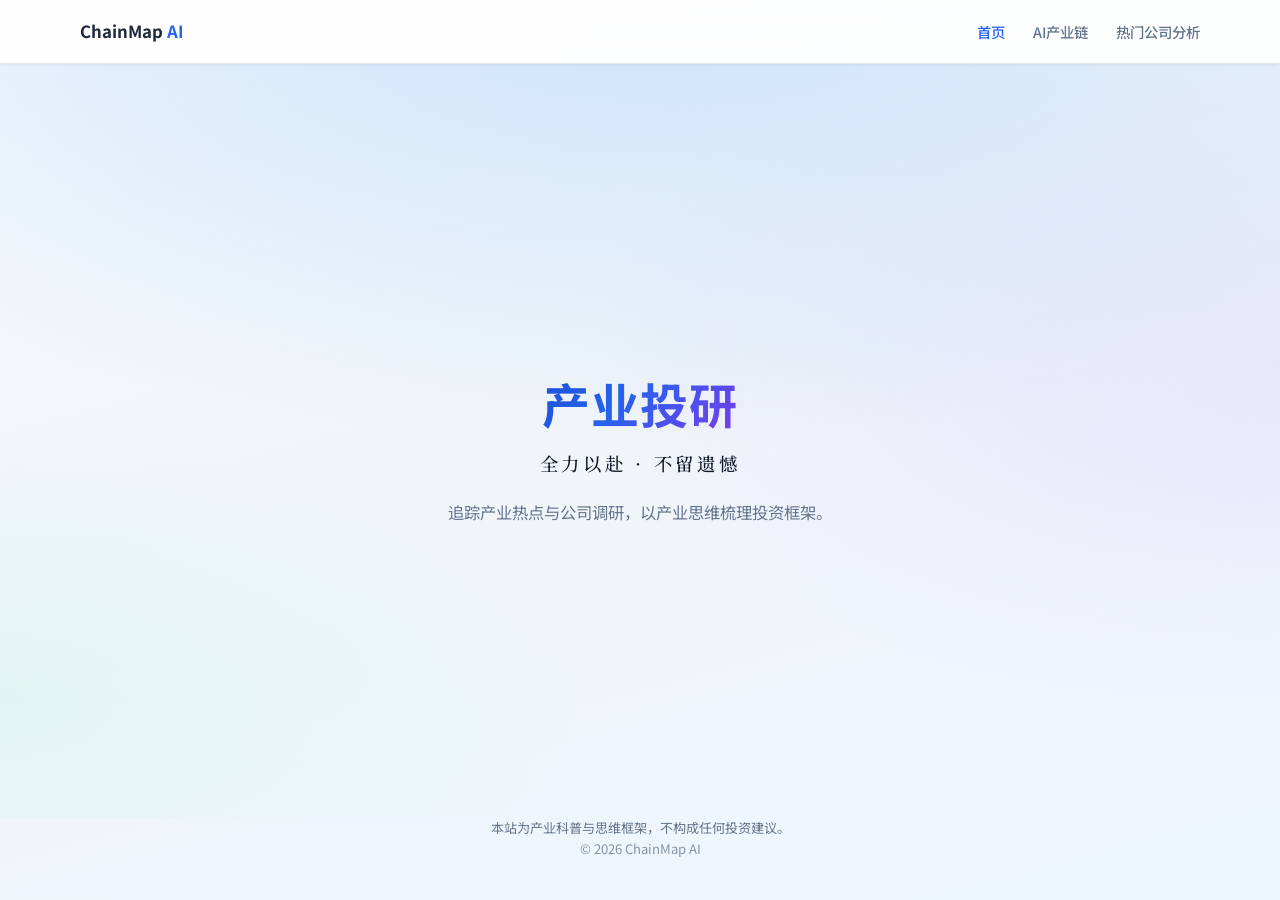
<file: index.html>
﻿<!DOCTYPE html>
<html lang="zh-CN">
<head>
  <meta charset="UTF-8" />
  <meta name="viewport" content="width=device-width, initial-scale=1.0" />
  <meta name="description" content="ChainMap AI：追踪产业热点与公司调研，以产业思维梳理投资框架。" />
  <link rel="canonical" href="https://chainmapai.com/" />
  <meta property="og:title" content="ChainMap AI · 产业投研" />
  <meta property="og:url" content="https://chainmapai.com/" />
  <meta property="og:description" content="产业科普 → 公司分析 → 思维框架" />
  <title>ChainMap AI · 产业投研</title>
  <link rel="preconnect" href="https://fonts.googleapis.com" />
  <link rel="preconnect" href="https://fonts.gstatic.com" crossorigin />
  <link href="https://fonts.googleapis.com/css2?family=Noto+Sans+SC:wght@400;500;600;700&family=Noto+Serif+SC:wght@500;600;700&family=JetBrains+Mono:wght@400;500&display=swap" rel="stylesheet" />
  <link rel="stylesheet" href="styles.css" />
</head>
<body class="page-home">
  <header class="site-header">
    <div class="header-inner">
      <a href="index.html" class="logo">ChainMap <span class="logo-accent">AI</span></a>
      <button type="button" class="nav-toggle" aria-label="打开菜单" aria-expanded="false"></button>
      <nav class="nav" id="site-nav">
        <a href="index.html" class="is-active">首页</a>
        <a href="hot-topics.html">AI产业链</a>
        <a href="companies.html">热门公司分析</a>
      </nav>
    </div>
  </header>

  <main class="page-enter">
    <section class="hero hero--landing" aria-label="站点理念">
      <div class="hero-bg" aria-hidden="true"></div>
      <div class="hero-content hero-content--home">
        <h1 class="hero-title"><span class="hero-title-accent">产业投研</span></h1>
        <p class="hero-motto" aria-label="全力以赴不留遗憾">全力以赴 · 不留遗憾</p>
        <p class="hero-lead hero-lead--tight">追踪产业热点与公司调研，以产业思维梳理投资框架。</p>
      </div>
    </section>
  </main>

  <footer class="site-footer site-footer--home">
    <div class="container footer-home">
      <p class="footer-home-note">本站为产业科普与思维框架，不构成任何投资建议。</p>
      <p class="footer-home-copy">© 2026 ChainMap AI</p>
    </div>
  </footer>

  <script src="script.js"></script>
</body>
</html>
</file>
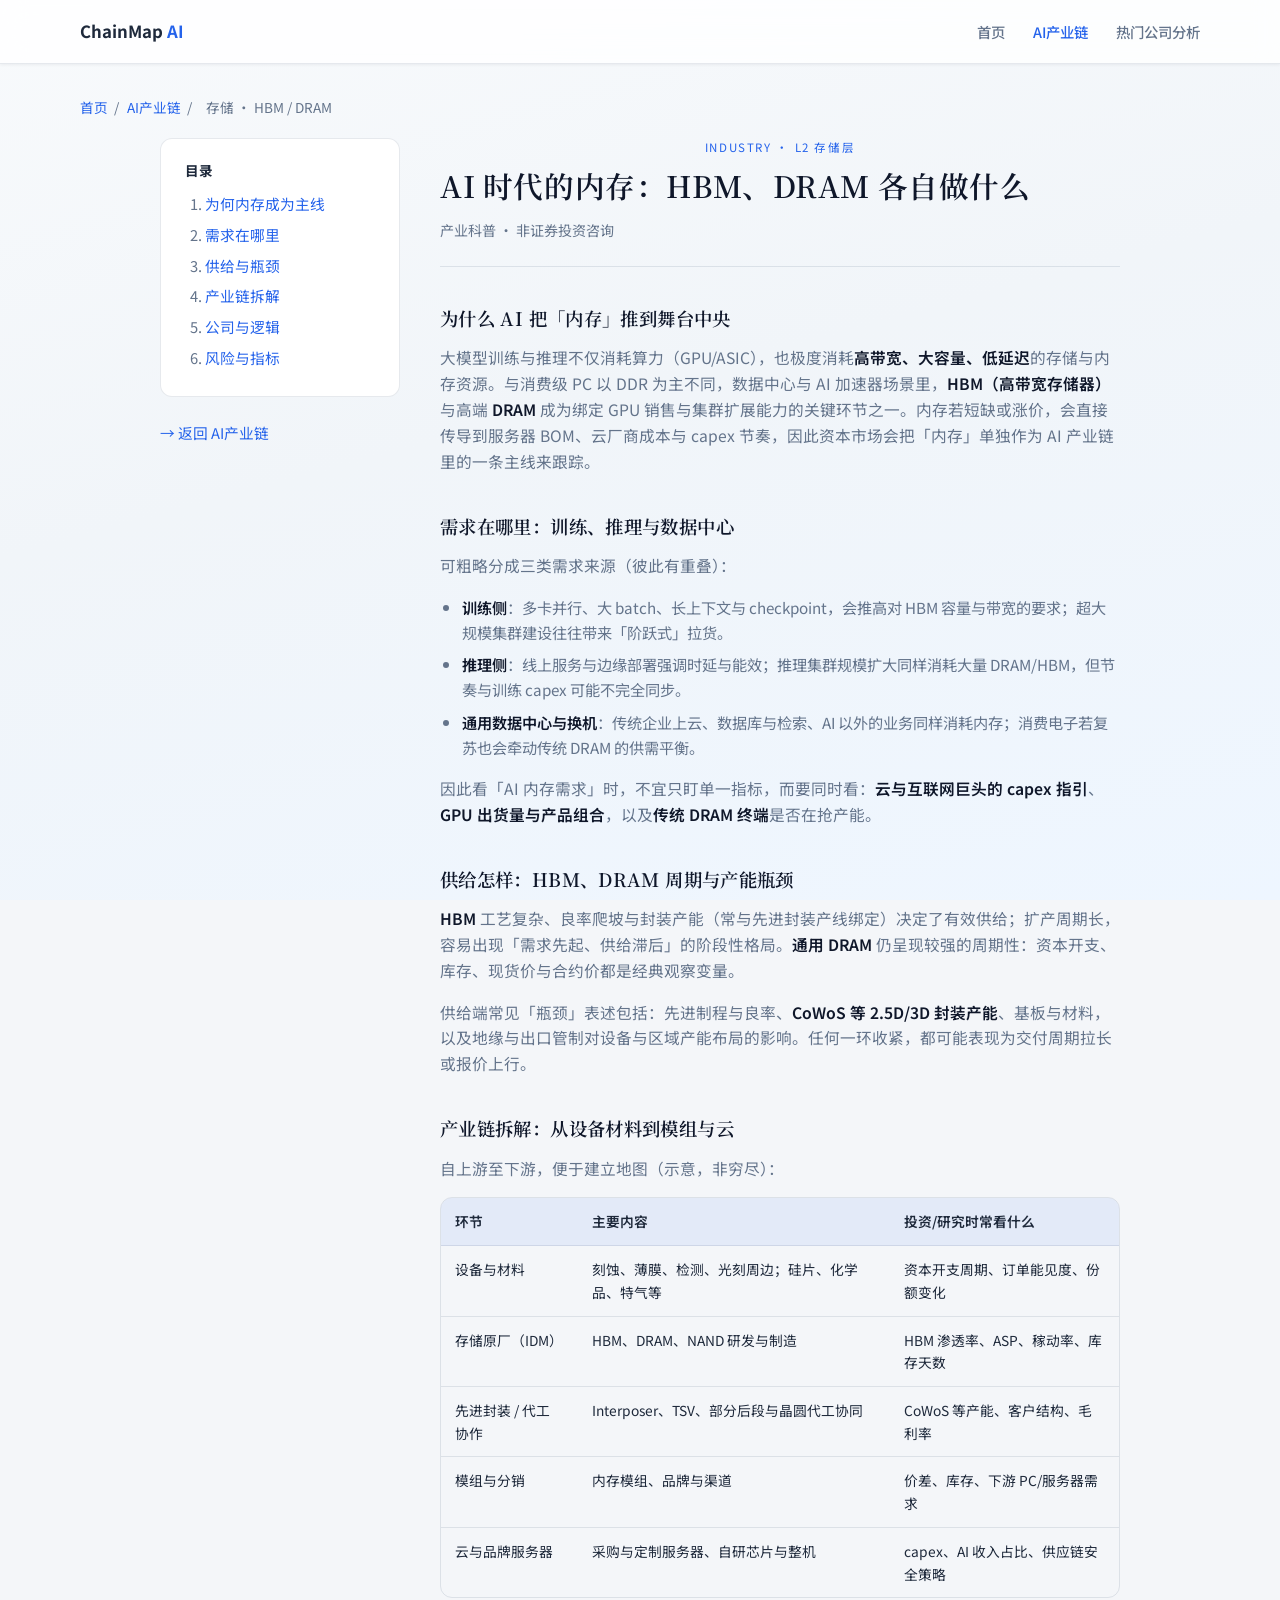
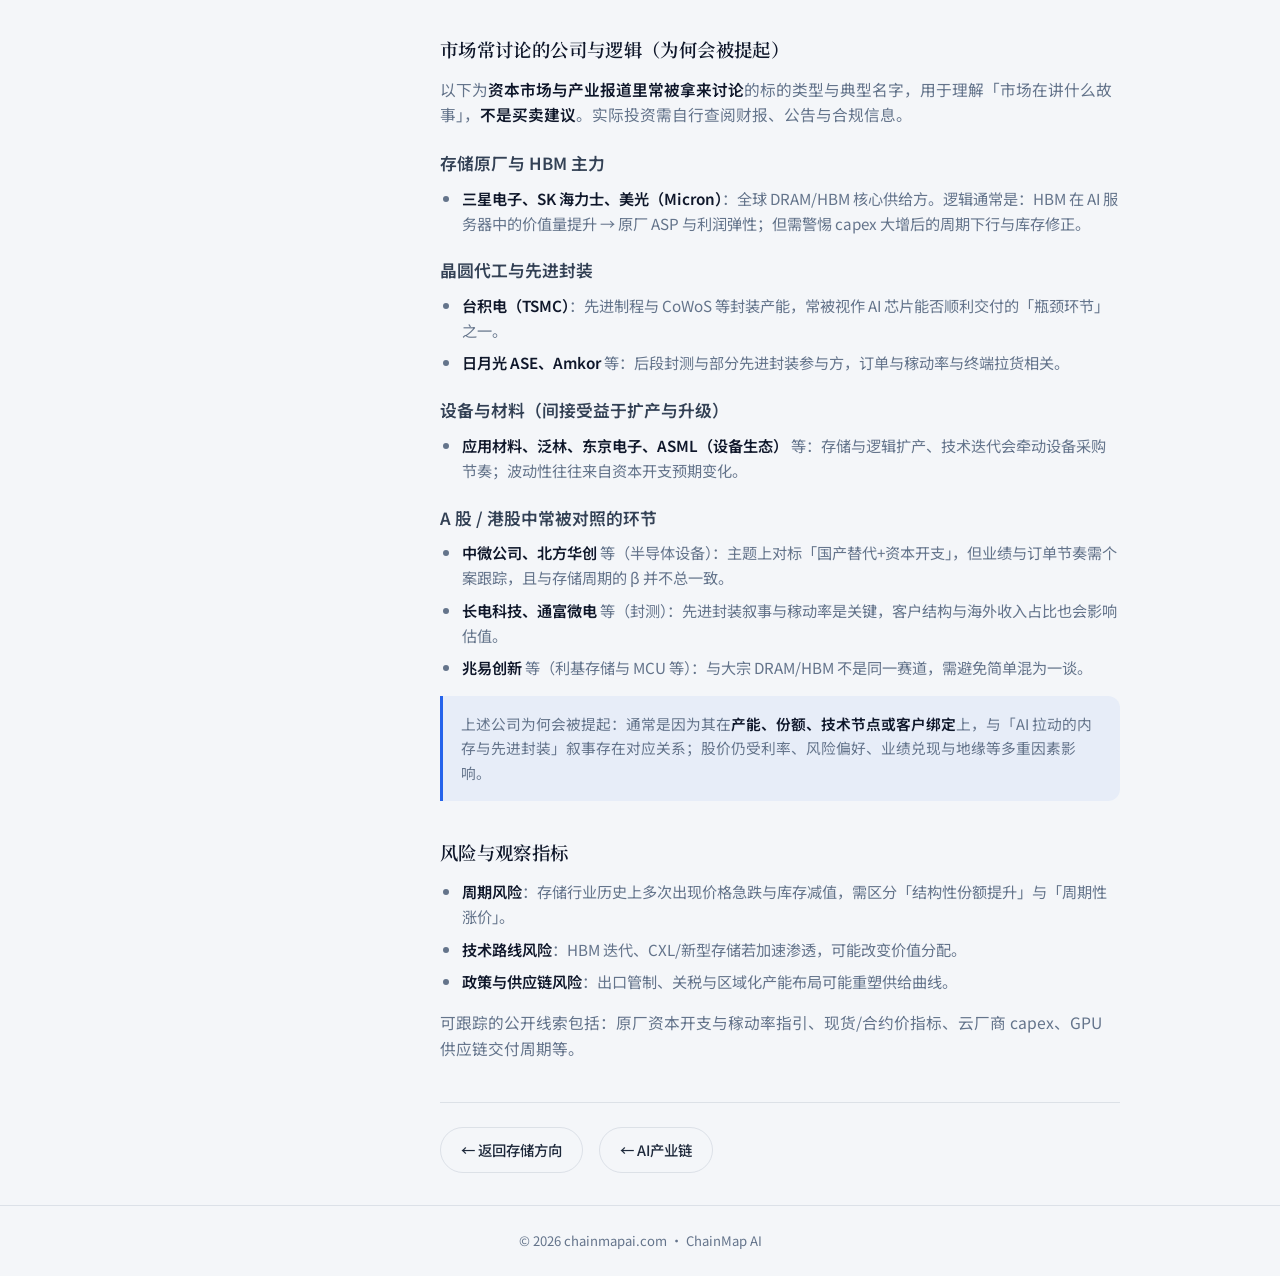
<file: article-memory.html>
﻿<!DOCTYPE html>
<html lang="zh-CN">
<head>
  <meta charset="UTF-8" />
  <meta name="viewport" content="width=device-width, initial-scale=1.0" />
  <meta name="description" content="AI 时代内存（HBM/DRAM）供需、产业链与关注公司：需求从哪来、供给如何扩、谁在上游谁在下游。" />
  <title>AI 时代的内存：供需与产业链 · ChainMap AI</title>
  <link rel="preconnect" href="https://fonts.googleapis.com" />
  <link rel="preconnect" href="https://fonts.gstatic.com" crossorigin />
  <link href="https://fonts.googleapis.com/css2?family=Noto+Sans+SC:wght@400;500;600;700&family=Noto+Serif+SC:wght@500;600;700&family=JetBrains+Mono:wght@400;500&display=swap" rel="stylesheet" />
  <link rel="stylesheet" href="styles.css" />
</head>
<body>
  <header class="site-header">
    <div class="header-inner">
      <a href="index.html" class="logo">ChainMap <span class="logo-accent">AI</span></a>
      <button type="button" class="nav-toggle" aria-label="打开菜单" aria-expanded="false"></button>
      <nav class="nav" id="site-nav">
        <a href="index.html">首页</a>
        <a href="hot-topics.html" class="is-active">AI产业链</a>
        <a href="companies.html">热门公司分析</a>
      </nav>
    </div>
  </header>

  <main class="main-article page-enter">
    <div class="container">
      <nav class="breadcrumb">
        <a href="index.html">首页</a><span>/</span>
        <a href="hot-topics.html">AI产业链</a><span>/</span>
        <span>存储 · HBM / DRAM</span>
      </nav>
      <div class="research-layout">
        <aside class="research-sidebar">
          <nav class="article-toc" aria-label="本页目录">
            <strong class="article-toc-title">目录</strong>
            <ol>
              <li><a href="#why-memory">为何内存成为主线</a></li>
              <li><a href="#demand">需求在哪里</a></li>
              <li><a href="#supply">供给与瓶颈</a></li>
              <li><a href="#chain">产业链拆解</a></li>
              <li><a href="#companies">公司与逻辑</a></li>
              <li><a href="#risk">风险与指标</a></li>
            </ol>
          </nav>
          <p class="research-note"><a href="hot-topics.html">→ 返回 AI产业链</a></p>
        </aside>
        <article class="research-main">
          <header class="article-header">
            <p class="section-eyebrow section-eyebrow--left">INDUSTRY · L2 存储层</p>
            <h1 class="article-h1">AI 时代的内存：HBM、DRAM 各自做什么</h1>
            <p class="article-meta">产业科普 · 非证券投资咨询</p>
          </header>

          <div class="article-body">
            <h2 id="why-memory">为什么 AI 把「内存」推到舞台中央</h2>
            <p>
              大模型训练与推理不仅消耗算力（GPU/ASIC），也极度消耗<strong>高带宽、大容量、低延迟</strong>的存储与内存资源。与消费级 PC 以 DDR 为主不同，数据中心与 AI 加速器场景里，<strong>HBM（高带宽存储器）</strong>与高端 <strong>DRAM</strong> 成为绑定 GPU 销售与集群扩展能力的关键环节之一。内存若短缺或涨价，会直接传导到服务器 BOM、云厂商成本与 capex 节奏，因此资本市场会把「内存」单独作为 AI 产业链里的一条主线来跟踪。
            </p>

            <h2 id="demand">需求在哪里：训练、推理与数据中心</h2>
            <p>可粗略分成三类需求来源（彼此有重叠）：</p>
            <ul>
              <li><strong>训练侧</strong>：多卡并行、大 batch、长上下文与 checkpoint，会推高对 HBM 容量与带宽的要求；超大规模集群建设往往带来「阶跃式」拉货。</li>
              <li><strong>推理侧</strong>：线上服务与边缘部署强调时延与能效；推理集群规模扩大同样消耗大量 DRAM/HBM，但节奏与训练 capex 可能不完全同步。</li>
              <li><strong>通用数据中心与换机</strong>：传统企业上云、数据库与检索、AI 以外的业务同样消耗内存；消费电子若复苏也会牵动传统 DRAM 的供需平衡。</li>
            </ul>
            <p>
              因此看「AI 内存需求」时，不宜只盯单一指标，而要同时看：<strong>云与互联网巨头的 capex 指引</strong>、<strong>GPU 出货量与产品组合</strong>，以及<strong>传统 DRAM 终端</strong>是否在抢产能。
            </p>

            <h2 id="supply">供给怎样：HBM、DRAM 周期与产能瓶颈</h2>
            <p>
              <strong>HBM</strong> 工艺复杂、良率爬坡与封装产能（常与先进封装产线绑定）决定了有效供给；扩产周期长，容易出现「需求先起、供给滞后」的阶段性格局。<strong>通用 DRAM</strong> 仍呈现较强的周期性：资本开支、库存、现货价与合约价都是经典观察变量。
            </p>
            <p>
              供给端常见「瓶颈」表述包括：先进制程与良率、<strong>CoWoS 等 2.5D/3D 封装产能</strong>、基板与材料，以及地缘与出口管制对设备与区域产能布局的影响。任何一环收紧，都可能表现为交付周期拉长或报价上行。
            </p>

            <h2 id="chain">产业链拆解：从设备材料到模组与云</h2>
            <p>自上游至下游，便于建立地图（示意，非穷尽）：</p>
            <div class="article-table-wrap">
              <table class="article-table">
                <thead>
                  <tr>
                    <th>环节</th>
                    <th>主要内容</th>
                    <th>投资/研究时常看什么</th>
                  </tr>
                </thead>
                <tbody>
                  <tr>
                    <td>设备与材料</td>
                    <td>刻蚀、薄膜、检测、光刻周边；硅片、化学品、特气等</td>
                    <td>资本开支周期、订单能见度、份额变化</td>
                  </tr>
                  <tr>
                    <td>存储原厂（IDM）</td>
                    <td>HBM、DRAM、NAND 研发与制造</td>
                    <td>HBM 渗透率、ASP、稼动率、库存天数</td>
                  </tr>
                  <tr>
                    <td>先进封装 / 代工协作</td>
                    <td>Interposer、TSV、部分后段与晶圆代工协同</td>
                    <td>CoWoS 等产能、客户结构、毛利率</td>
                  </tr>
                  <tr>
                    <td>模组与分销</td>
                    <td>内存模组、品牌与渠道</td>
                    <td>价差、库存、下游 PC/服务器需求</td>
                  </tr>
                  <tr>
                    <td>云与品牌服务器</td>
                    <td>采购与定制服务器、自研芯片与整机</td>
                    <td>capex、AI 收入占比、供应链安全策略</td>
                  </tr>
                </tbody>
              </table>
            </div>

            <h2 id="companies">市场常讨论的公司与逻辑（为何会被提起）</h2>
            <p>以下为<strong>资本市场与产业报道里常被拿来讨论</strong>的标的类型与典型名字，用于理解「市场在讲什么故事」，<strong>不是买卖建议</strong>。实际投资需自行查阅财报、公告与合规信息。</p>

            <h3 class="article-h3">存储原厂与 HBM 主力</h3>
            <ul>
              <li><strong>三星电子、SK 海力士、美光（Micron）</strong>：全球 DRAM/HBM 核心供给方。逻辑通常是：HBM 在 AI 服务器中的价值量提升 → 原厂 ASP 与利润弹性；但需警惕 capex 大增后的周期下行与库存修正。</li>
            </ul>

            <h3 class="article-h3">晶圆代工与先进封装</h3>
            <ul>
              <li><strong>台积电（TSMC）</strong>：先进制程与 CoWoS 等封装产能，常被视作 AI 芯片能否顺利交付的「瓶颈环节」之一。</li>
              <li><strong>日月光 ASE、Amkor</strong> 等：后段封测与部分先进封装参与方，订单与稼动率与终端拉货相关。</li>
            </ul>

            <h3 class="article-h3">设备与材料（间接受益于扩产与升级）</h3>
            <ul>
              <li><strong>应用材料、泛林、东京电子、ASML（设备生态）</strong> 等：存储与逻辑扩产、技术迭代会牵动设备采购节奏；波动性往往来自资本开支预期变化。</li>
            </ul>

            <h3 class="article-h3">A 股 / 港股中常被对照的环节</h3>
            <ul>
              <li><strong>中微公司、北方华创</strong> 等（半导体设备）：主题上对标「国产替代+资本开支」，但业绩与订单节奏需个案跟踪，且与存储周期的 β 并不总一致。</li>
              <li><strong>长电科技、通富微电</strong> 等（封测）：先进封装叙事与稼动率是关键，客户结构与海外收入占比也会影响估值。</li>
              <li><strong>兆易创新</strong> 等（利基存储与 MCU 等）：与大宗 DRAM/HBM 不是同一赛道，需避免简单混为一谈。</li>
            </ul>

            <p class="article-note">
              上述公司为何会被提起：通常是因为其在<strong>产能、份额、技术节点或客户绑定</strong>上，与「AI 拉动的内存与先进封装」叙事存在对应关系；股价仍受利率、风险偏好、业绩兑现与地缘等多重因素影响。
            </p>

            <h2 id="risk">风险与观察指标</h2>
            <ul>
              <li><strong>周期风险</strong>：存储行业历史上多次出现价格急跌与库存减值，需区分「结构性份额提升」与「周期性涨价」。</li>
              <li><strong>技术路线风险</strong>：HBM 迭代、CXL/新型存储若加速渗透，可能改变价值分配。</li>
              <li><strong>政策与供应链风险</strong>：出口管制、关税与区域化产能布局可能重塑供给曲线。</li>
            </ul>
            <p>可跟踪的公开线索包括：原厂资本开支与稼动率指引、现货/合约价指标、云厂商 capex、GPU 供应链交付周期等。</p>
          </div>

          <footer class="article-footer">
            <a class="btn-secondary" href="topic.html?id=storage-hbm">← 返回存储方向</a>
            <a class="btn-secondary" href="hot-topics.html">← AI产业链</a>
          </footer>
        </article>
      </div>
    </div>
  </main>

  <footer class="site-footer">
    <div class="container footer-inner">
      <p>© 2026 chainmapai.com · ChainMap AI</p>
    </div>
  </footer>

  <script src="script.js"></script>
</body>
</html>
</file>
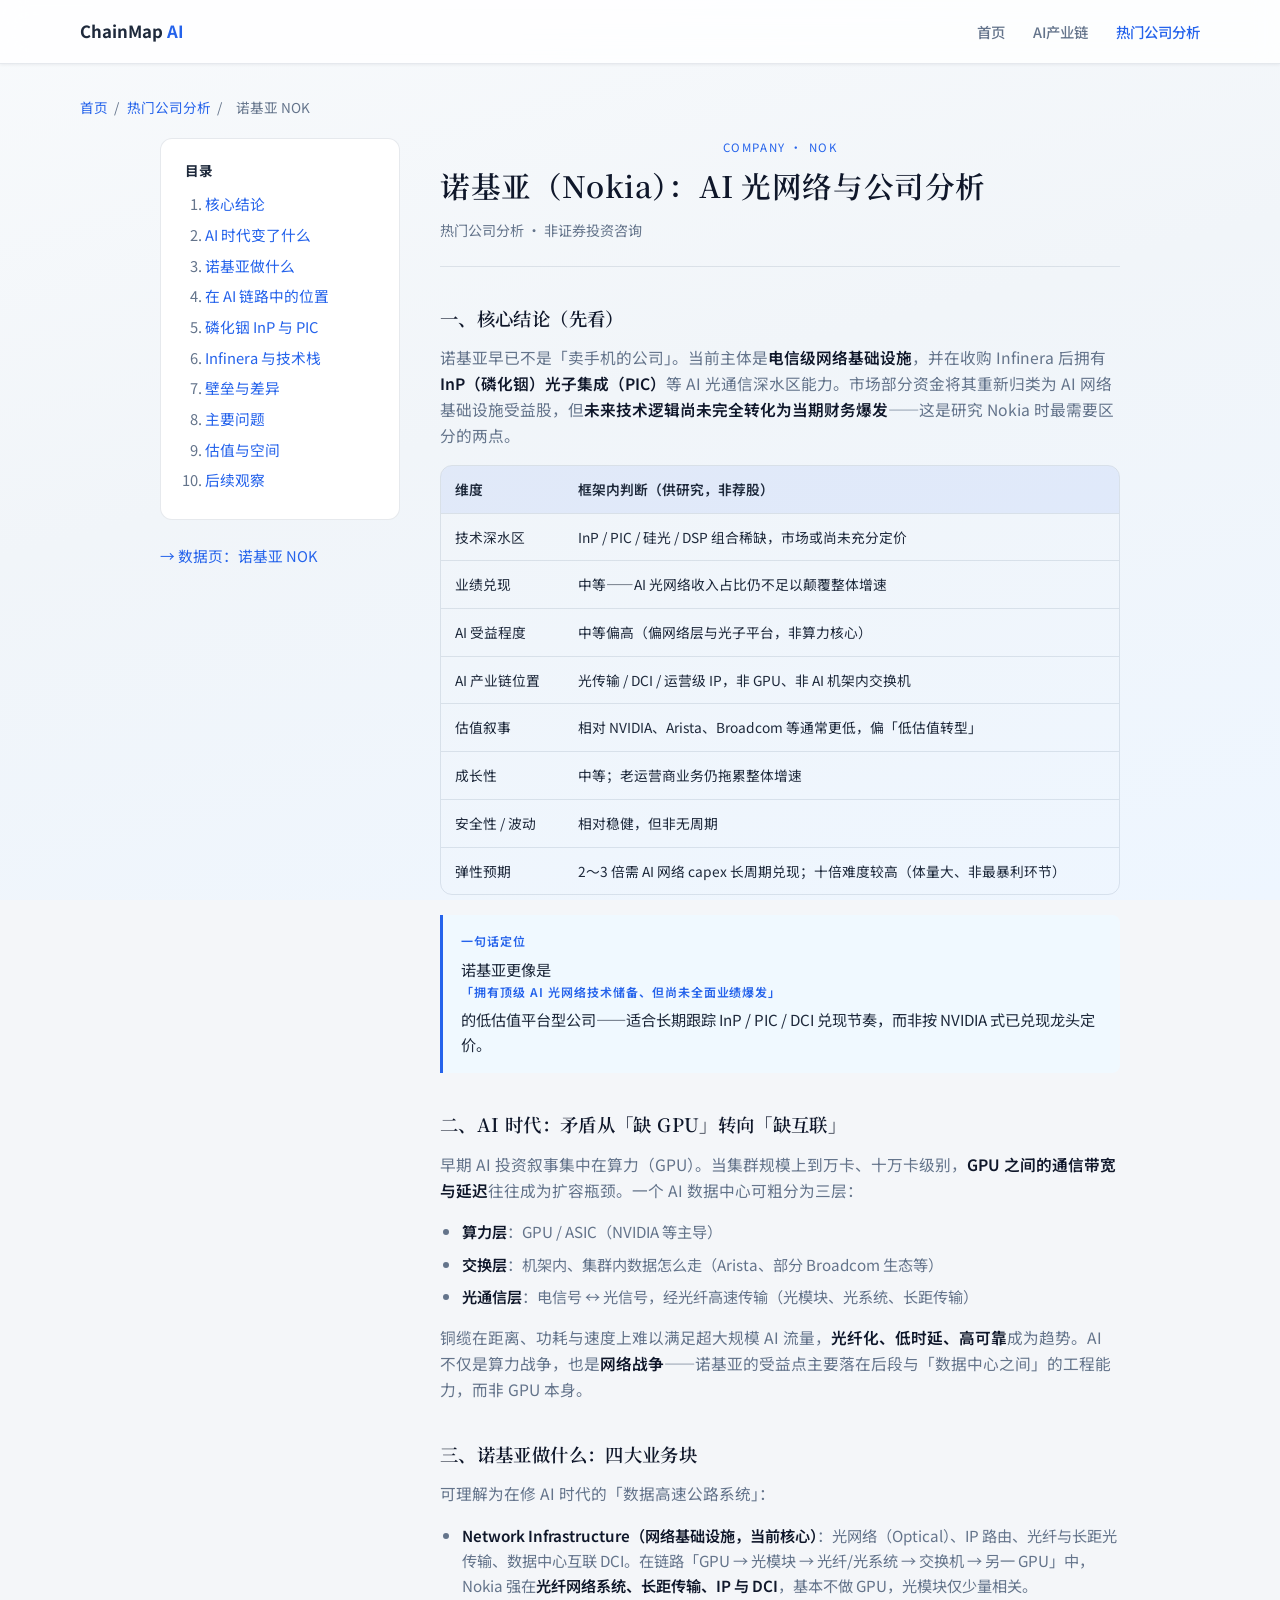
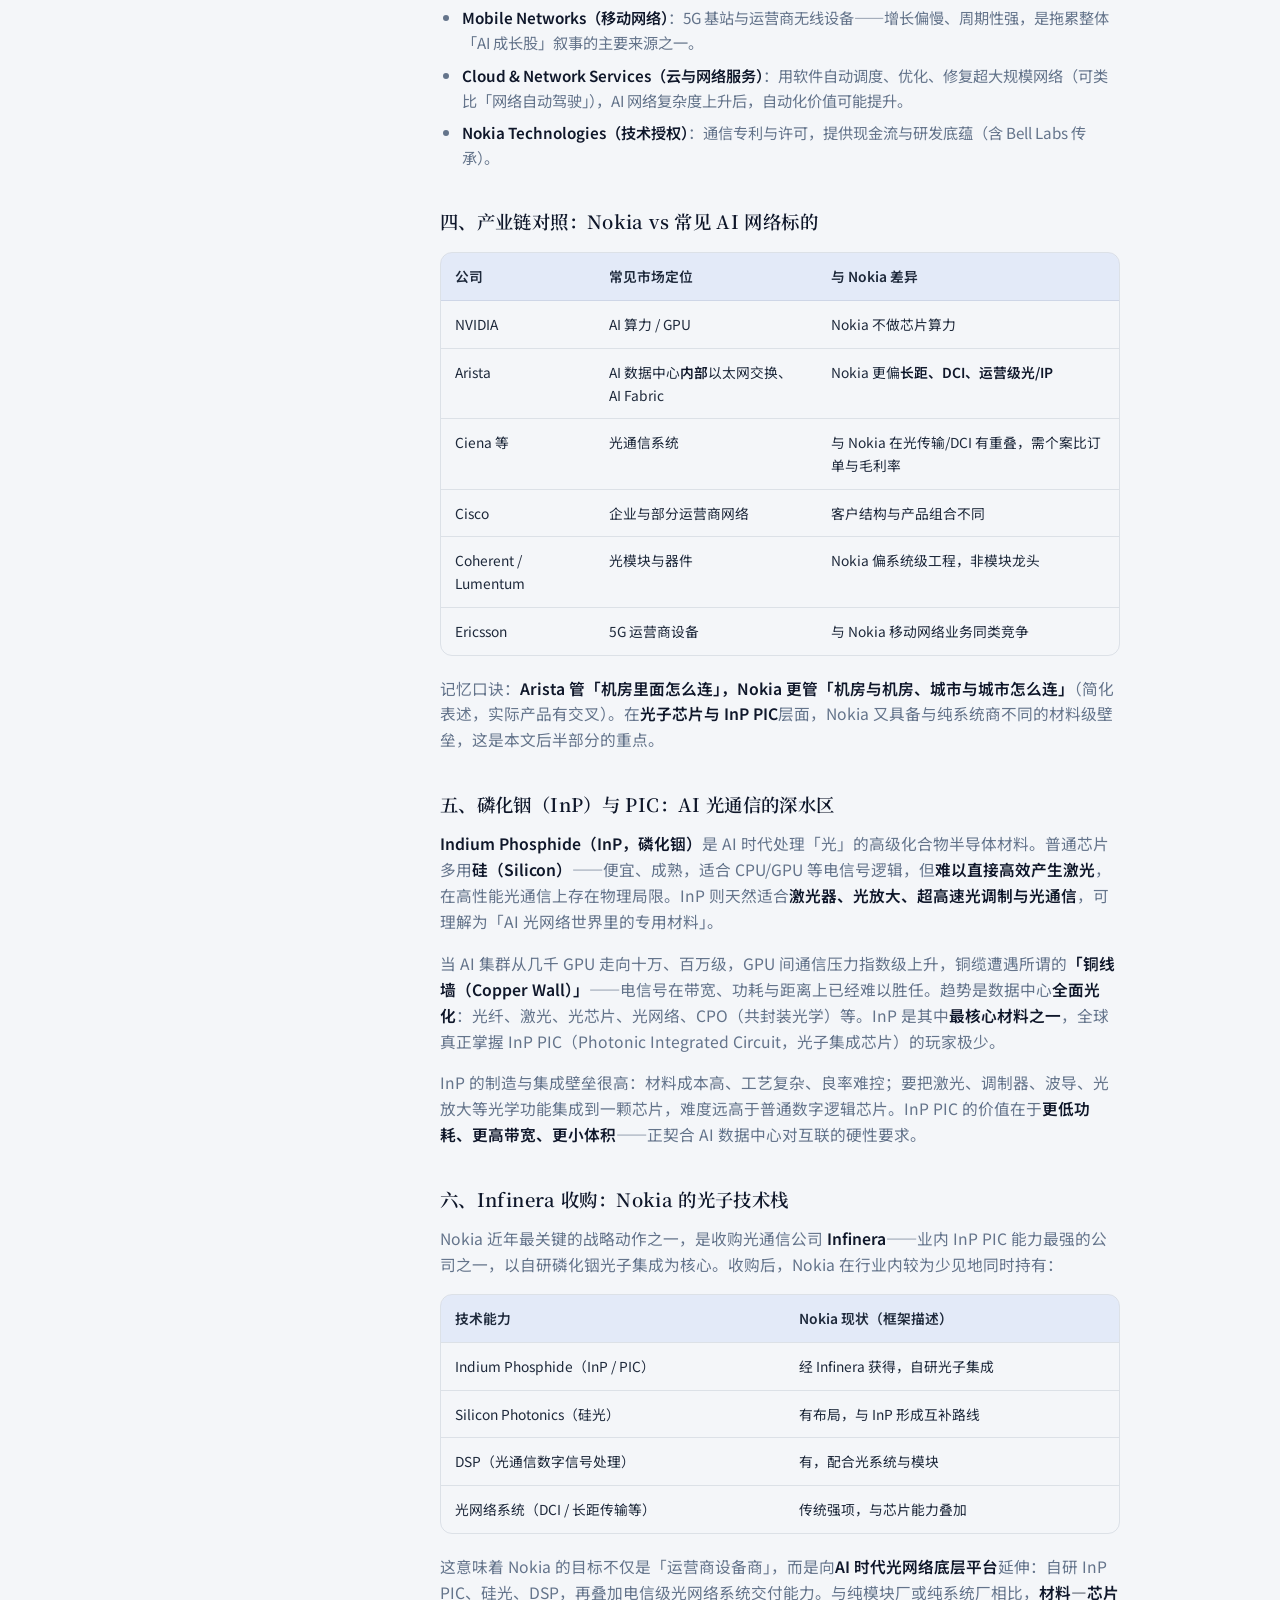
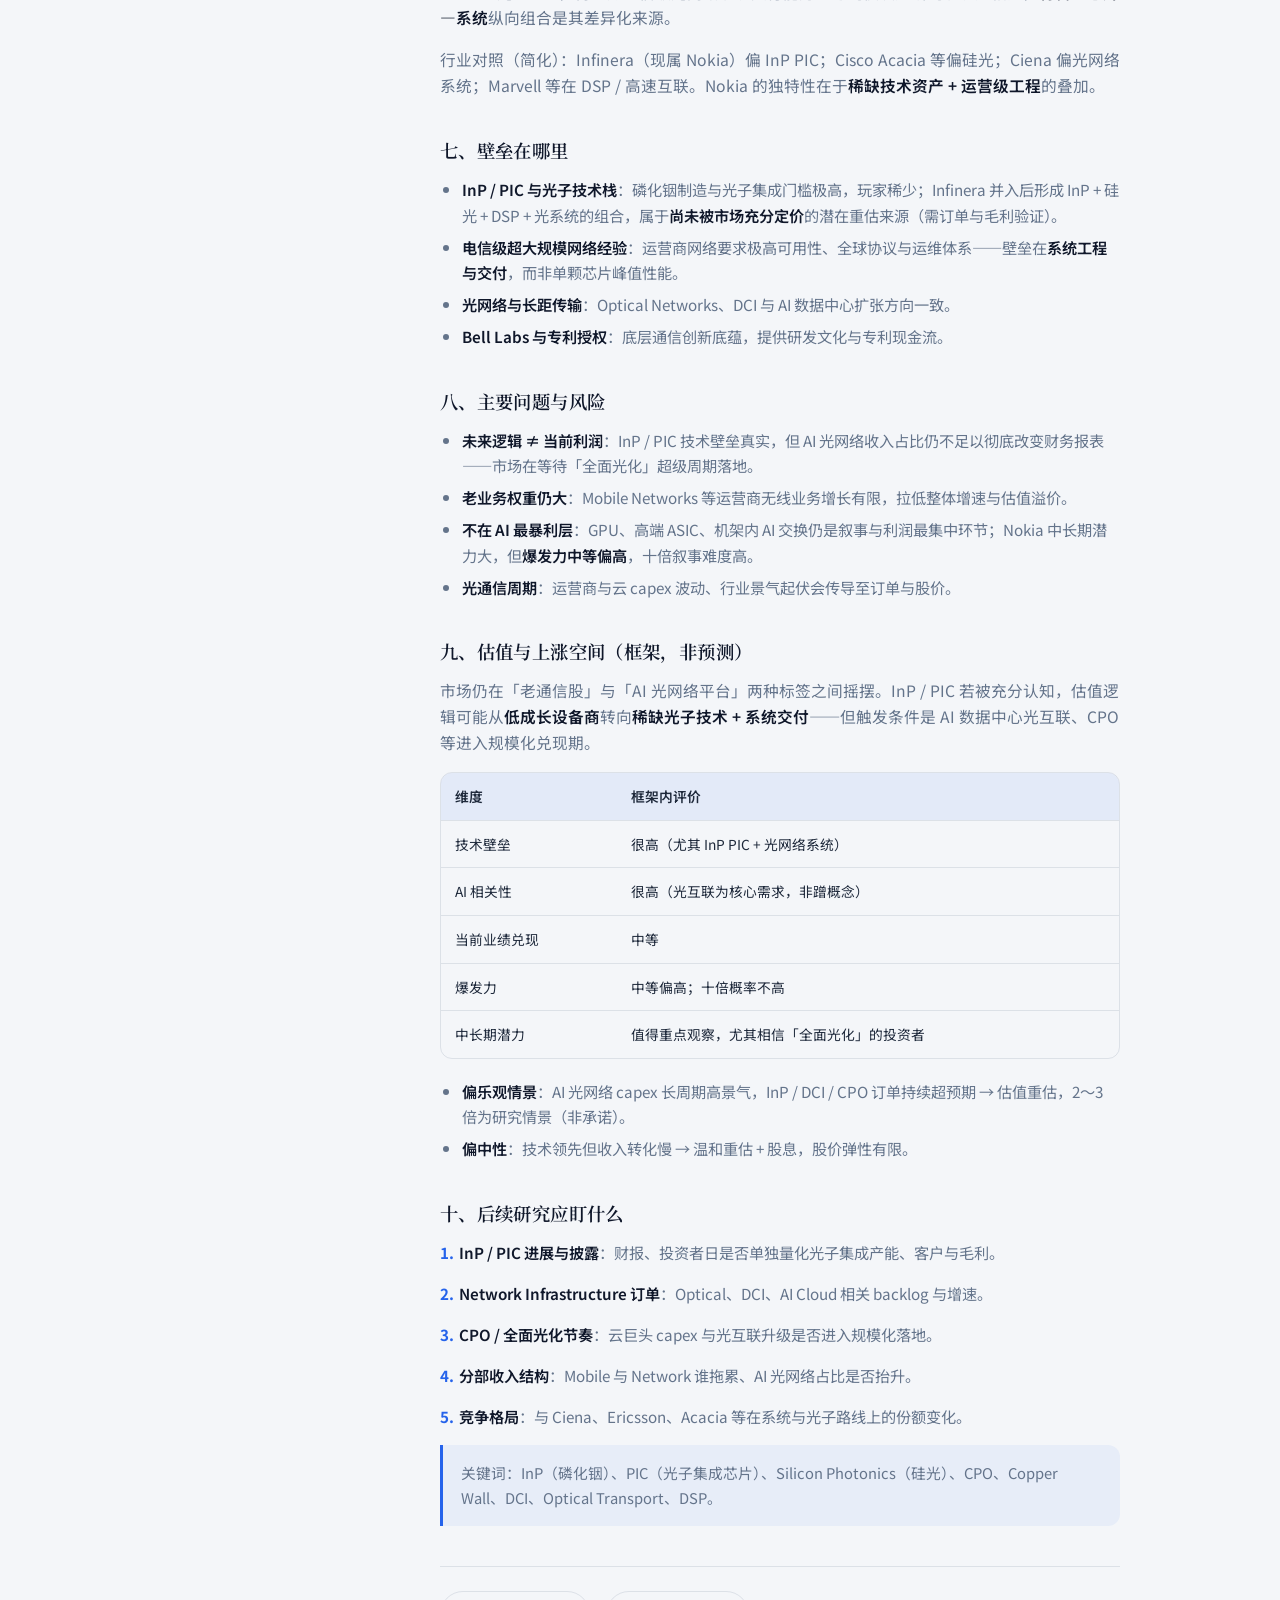
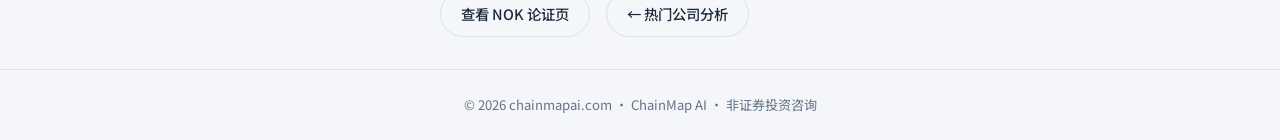
<file: article-nokia.html>
<!DOCTYPE html>
<html lang="zh-CN">
<head>
  <meta charset="UTF-8" />
  <meta name="viewport" content="width=device-width, initial-scale=1.0" />
  <meta name="description" content="诺基亚（NOK）AI 光网络研究：InP 磷化铟、PIC 光子集成、Infinera 收购、DCI 与估值重估逻辑；非荐股框架。" />
  <title>AI 时代的诺基亚：网络基础设施转型 · ChainMap AI</title>
  <link rel="preconnect" href="https://fonts.googleapis.com" />
  <link rel="preconnect" href="https://fonts.gstatic.com" crossorigin />
  <link href="https://fonts.googleapis.com/css2?family=Noto+Sans+SC:wght@400;500;600;700&family=Noto+Serif+SC:wght@500;600;700&family=JetBrains+Mono:wght@400;500&display=swap" rel="stylesheet" />
  <link rel="stylesheet" href="styles.css" />
</head>
<body>
  <header class="site-header">
    <div class="header-inner">
      <a href="index.html" class="logo">ChainMap <span class="logo-accent">AI</span></a>
      <button type="button" class="nav-toggle" aria-label="打开菜单" aria-expanded="false"></button>
      <nav class="nav" id="site-nav">
        <a href="index.html">首页</a>
        <a href="hot-topics.html">AI产业链</a>
        <a href="companies.html" class="is-active">热门公司分析</a>
      </nav>
    </div>
  </header>

  <main class="main-article page-enter">
    <div class="container">
      <nav class="breadcrumb">
        <a href="index.html">首页</a><span>/</span>
        <a href="companies.html">热门公司分析</a><span>/</span>
        <span>诺基亚 NOK</span>
      </nav>
      <div class="research-layout">
        <aside class="research-sidebar">
          <nav class="article-toc" aria-label="本页目录">
            <strong class="article-toc-title">目录</strong>
            <ol>
              <li><a href="#summary">核心结论</a></li>
              <li><a href="#ai-shift">AI 时代变了什么</a></li>
              <li><a href="#business">诺基亚做什么</a></li>
              <li><a href="#chain">在 AI 链路中的位置</a></li>
              <li><a href="#inp">磷化铟 InP 与 PIC</a></li>
              <li><a href="#infinera">Infinera 与技术栈</a></li>
              <li><a href="#moat">壁垒与差异</a></li>
              <li><a href="#problems">主要问题</a></li>
              <li><a href="#valuation">估值与空间</a></li>
              <li><a href="#watch">后续观察</a></li>
            </ol>
          </nav>
          <p class="research-note"><a href="stock.html?id=nokia-nok">→ 数据页：诺基亚 NOK</a></p>
        </aside>
        <article class="research-main">
          <header class="article-header">
            <p class="section-eyebrow section-eyebrow--left">COMPANY · NOK</p>
            <h1 class="article-h1">诺基亚（Nokia）：AI 光网络与公司分析</h1>
            <p class="article-meta">热门公司分析 · 非证券投资咨询</p>
          </header>

          <div class="article-body">
            <h2 id="summary">一、核心结论（先看）</h2>
            <p>诺基亚早已不是「卖手机的公司」。当前主体是<strong>电信级网络基础设施</strong>，并在收购 Infinera 后拥有<strong>InP（磷化铟）光子集成（PIC）</strong>等 AI 光通信深水区能力。市场部分资金将其重新归类为 AI 网络基础设施受益股，但<strong>未来技术逻辑尚未完全转化为当期财务爆发</strong>——这是研究 Nokia 时最需要区分的两点。</p>

            <div class="article-table-wrap">
              <table class="article-table">
                <thead>
                  <tr>
                    <th>维度</th>
                    <th>框架内判断（供研究，非荐股）</th>
                  </tr>
                </thead>
                <tbody>
                  <tr><td>技术深水区</td><td>InP / PIC / 硅光 / DSP 组合稀缺，市场或尚未充分定价</td></tr>
                  <tr><td>业绩兑现</td><td>中等——AI 光网络收入占比仍不足以颠覆整体增速</td></tr>
                  <tr><td>AI 受益程度</td><td>中等偏高（偏网络层与光子平台，非算力核心）</td></tr>
                  <tr><td>AI 产业链位置</td><td>光传输 / DCI / 运营级 IP，非 GPU、非 AI 机架内交换机</td></tr>
                  <tr><td>估值叙事</td><td>相对 NVIDIA、Arista、Broadcom 等通常更低，偏「低估值转型」</td></tr>
                  <tr><td>成长性</td><td>中等；老运营商业务仍拖累整体增速</td></tr>
                  <tr><td>安全性 / 波动</td><td>相对稳健，但非无周期</td></tr>
                  <tr><td>弹性预期</td><td>2～3 倍需 AI 网络 capex 长周期兑现；十倍难度较高（体量大、非最暴利环节）</td></tr>
                </tbody>
              </table>
            </div>

            <aside class="highlight-box">
              <strong>一句话定位</strong>
              <p>诺基亚更像是<strong>「拥有顶级 AI 光网络技术储备、但尚未全面业绩爆发」</strong>的低估值平台型公司——适合长期跟踪 InP / PIC / DCI 兑现节奏，而非按 NVIDIA 式已兑现龙头定价。</p>
            </aside>

            <h2 id="ai-shift">二、AI 时代：矛盾从「缺 GPU」转向「缺互联」</h2>
            <p>早期 AI 投资叙事集中在算力（GPU）。当集群规模上到万卡、十万卡级别，<strong>GPU 之间的通信带宽与延迟</strong>往往成为扩容瓶颈。一个 AI 数据中心可粗分为三层：</p>
            <ul>
              <li><strong>算力层</strong>：GPU / ASIC（NVIDIA 等主导）</li>
              <li><strong>交换层</strong>：机架内、集群内数据怎么走（Arista、部分 Broadcom 生态等）</li>
              <li><strong>光通信层</strong>：电信号 ↔ 光信号，经光纤高速传输（光模块、光系统、长距传输）</li>
            </ul>
            <p>铜缆在距离、功耗与速度上难以满足超大规模 AI 流量，<strong>光纤化、低时延、高可靠</strong>成为趋势。AI 不仅是算力战争，也是<strong>网络战争</strong>——诺基亚的受益点主要落在后段与「数据中心之间」的工程能力，而非 GPU 本身。</p>

            <h2 id="business">三、诺基亚做什么：四大业务块</h2>
            <p>可理解为在修 AI 时代的「数据高速公路系统」：</p>
            <ul>
              <li><strong>Network Infrastructure（网络基础设施，当前核心）</strong>：光网络（Optical）、IP 路由、光纤与长距光传输、数据中心互联 DCI。在链路「GPU → 光模块 → 光纤/光系统 → 交换机 → 另一 GPU」中，Nokia 强在<strong>光纤网络系统、长距传输、IP 与 DCI</strong>，基本不做 GPU，光模块仅少量相关。</li>
              <li><strong>Mobile Networks（移动网络）</strong>：5G 基站与运营商无线设备——增长偏慢、周期性强，是拖累整体「AI 成长股」叙事的主要来源之一。</li>
              <li><strong>Cloud &amp; Network Services（云与网络服务）</strong>：用软件自动调度、优化、修复超大规模网络（可类比「网络自动驾驶」），AI 网络复杂度上升后，自动化价值可能提升。</li>
              <li><strong>Nokia Technologies（技术授权）</strong>：通信专利与许可，提供现金流与研发底蕴（含 Bell Labs 传承）。</li>
            </ul>

            <h2 id="chain">四、产业链对照：Nokia vs 常见 AI 网络标的</h2>
            <div class="article-table-wrap">
              <table class="article-table">
                <thead>
                  <tr>
                    <th>公司</th>
                    <th>常见市场定位</th>
                    <th>与 Nokia 差异</th>
                  </tr>
                </thead>
                <tbody>
                  <tr><td>NVIDIA</td><td>AI 算力 / GPU</td><td>Nokia 不做芯片算力</td></tr>
                  <tr><td>Arista</td><td>AI 数据中心<strong>内部</strong>以太网交换、AI Fabric</td><td>Nokia 更偏<strong>长距、DCI、运营级光/IP</strong></td></tr>
                  <tr><td>Ciena 等</td><td>光通信系统</td><td>与 Nokia 在光传输/DCI 有重叠，需个案比订单与毛利率</td></tr>
                  <tr><td>Cisco</td><td>企业与部分运营商网络</td><td>客户结构与产品组合不同</td></tr>
                  <tr><td>Coherent / Lumentum</td><td>光模块与器件</td><td>Nokia 偏系统级工程，非模块龙头</td></tr>
                  <tr><td>Ericsson</td><td>5G 运营商设备</td><td>与 Nokia 移动网络业务同类竞争</td></tr>
                </tbody>
              </table>
            </div>
            <p>记忆口诀：<strong>Arista 管「机房里面怎么连」，Nokia 更管「机房与机房、城市与城市怎么连」</strong>（简化表述，实际产品有交叉）。在<strong>光子芯片与 InP PIC</strong>层面，Nokia 又具备与纯系统商不同的材料级壁垒，这是本文后半部分的重点。</p>

            <h2 id="inp">五、磷化铟（InP）与 PIC：AI 光通信的深水区</h2>
            <p><strong>Indium Phosphide（InP，磷化铟）</strong>是 AI 时代处理「光」的高级化合物半导体材料。普通芯片多用<strong>硅（Silicon）</strong>——便宜、成熟，适合 CPU/GPU 等电信号逻辑，但<strong>难以直接高效产生激光</strong>，在高性能光通信上存在物理局限。InP 则天然适合<strong>激光器、光放大、超高速光调制与光通信</strong>，可理解为「AI 光网络世界里的专用材料」。</p>
            <p>当 AI 集群从几千 GPU 走向十万、百万级，GPU 间通信压力指数级上升，铜缆遭遇所谓的<strong>「铜线墙（Copper Wall）」</strong>——电信号在带宽、功耗与距离上已经难以胜任。趋势是数据中心<strong>全面光化</strong>：光纤、激光、光芯片、光网络、CPO（共封装光学）等。InP 是其中<strong>最核心材料之一</strong>，全球真正掌握 InP PIC（Photonic Integrated Circuit，光子集成芯片）的玩家极少。</p>
            <p>InP 的制造与集成壁垒很高：材料成本高、工艺复杂、良率难控；要把激光、调制器、波导、光放大等光学功能集成到一颗芯片，难度远高于普通数字逻辑芯片。InP PIC 的价值在于<strong>更低功耗、更高带宽、更小体积</strong>——正契合 AI 数据中心对互联的硬性要求。</p>

            <h2 id="infinera">六、Infinera 收购：Nokia 的光子技术栈</h2>
            <p>Nokia 近年最关键的战略动作之一，是收购光通信公司 <strong>Infinera</strong>——业内 InP PIC 能力最强的公司之一，以自研磷化铟光子集成为核心。收购后，Nokia 在行业内较为少见地同时持有：</p>
            <div class="article-table-wrap">
              <table class="article-table">
                <thead>
                  <tr><th>技术能力</th><th>Nokia 现状（框架描述）</th></tr>
                </thead>
                <tbody>
                  <tr><td>Indium Phosphide（InP / PIC）</td><td>经 Infinera 获得，自研光子集成</td></tr>
                  <tr><td>Silicon Photonics（硅光）</td><td>有布局，与 InP 形成互补路线</td></tr>
                  <tr><td>DSP（光通信数字信号处理）</td><td>有，配合光系统与模块</td></tr>
                  <tr><td>光网络系统（DCI / 长距传输等）</td><td>传统强项，与芯片能力叠加</td></tr>
                </tbody>
              </table>
            </div>
            <p>这意味着 Nokia 的目标不仅是「运营商设备商」，而是向<strong>AI 时代光网络底层平台</strong>延伸：自研 InP PIC、硅光、DSP，再叠加电信级光网络系统交付能力。与纯模块厂或纯系统厂相比，<strong>材料—芯片—系统</strong>纵向组合是其差异化来源。</p>
            <p>行业对照（简化）：Infinera（现属 Nokia）偏 InP PIC；Cisco Acacia 等偏硅光；Ciena 偏光网络系统；Marvell 等在 DSP / 高速互联。Nokia 的独特性在于<strong>稀缺技术资产 + 运营级工程</strong>的叠加。</p>

            <h2 id="moat">七、壁垒在哪里</h2>
            <ul>
              <li><strong>InP / PIC 与光子技术栈</strong>：磷化铟制造与光子集成门槛极高，玩家稀少；Infinera 并入后形成 InP + 硅光 + DSP + 光系统的组合，属于<strong>尚未被市场充分定价</strong>的潜在重估来源（需订单与毛利验证）。</li>
              <li><strong>电信级超大规模网络经验</strong>：运营商网络要求极高可用性、全球协议与运维体系——壁垒在<strong>系统工程与交付</strong>，而非单颗芯片峰值性能。</li>
              <li><strong>光网络与长距传输</strong>：Optical Networks、DCI 与 AI 数据中心扩张方向一致。</li>
              <li><strong>Bell Labs 与专利授权</strong>：底层通信创新底蕴，提供研发文化与专利现金流。</li>
            </ul>

            <h2 id="problems">八、主要问题与风险</h2>
            <ul>
              <li><strong>未来逻辑 ≠ 当前利润</strong>：InP / PIC 技术壁垒真实，但 AI 光网络收入占比仍不足以彻底改变财务报表——市场在等待「全面光化」超级周期落地。</li>
              <li><strong>老业务权重仍大</strong>：Mobile Networks 等运营商无线业务增长有限，拉低整体增速与估值溢价。</li>
              <li><strong>不在 AI 最暴利层</strong>：GPU、高端 ASIC、机架内 AI 交换仍是叙事与利润最集中环节；Nokia 中长期潜力大，但<strong>爆发力中等偏高</strong>，十倍叙事难度高。</li>
              <li><strong>光通信周期</strong>：运营商与云 capex 波动、行业景气起伏会传导至订单与股价。</li>
            </ul>

            <h2 id="valuation">九、估值与上涨空间（框架，非预测）</h2>
            <p>市场仍在「老通信股」与「AI 光网络平台」两种标签之间摇摆。InP / PIC 若被充分认知，估值逻辑可能从<strong>低成长设备商</strong>转向<strong>稀缺光子技术 + 系统交付</strong>——但触发条件是 AI 数据中心光互联、CPO 等进入规模化兑现期。</p>
            <div class="article-table-wrap">
              <table class="article-table">
                <thead>
                  <tr><th>维度</th><th>框架内评价</th></tr>
                </thead>
                <tbody>
                  <tr><td>技术壁垒</td><td>很高（尤其 InP PIC + 光网络系统）</td></tr>
                  <tr><td>AI 相关性</td><td>很高（光互联为核心需求，非蹭概念）</td></tr>
                  <tr><td>当前业绩兑现</td><td>中等</td></tr>
                  <tr><td>爆发力</td><td>中等偏高；十倍概率不高</td></tr>
                  <tr><td>中长期潜力</td><td>值得重点观察，尤其相信「全面光化」的投资者</td></tr>
                </tbody>
              </table>
            </div>
            <ul>
              <li><strong>偏乐观情景</strong>：AI 光网络 capex 长周期高景气，InP / DCI / CPO 订单持续超预期 → 估值重估，2～3 倍为研究情景（非承诺）。</li>
              <li><strong>偏中性</strong>：技术领先但收入转化慢 → 温和重估 + 股息，股价弹性有限。</li>
            </ul>

            <h2 id="watch">十、后续研究应盯什么</h2>
            <ol class="article-ol-steps">
              <li><strong>InP / PIC 进展与披露</strong>：财报、投资者日是否单独量化光子集成产能、客户与毛利。</li>
              <li><strong>Network Infrastructure 订单</strong>：Optical、DCI、AI Cloud 相关 backlog 与增速。</li>
              <li><strong>CPO / 全面光化节奏</strong>：云巨头 capex 与光互联升级是否进入规模化落地。</li>
              <li><strong>分部收入结构</strong>：Mobile 与 Network 谁拖累、AI 光网络占比是否抬升。</li>
              <li><strong>竞争格局</strong>：与 Ciena、Ericsson、Acacia 等在系统与光子路线上的份额变化。</li>
            </ol>
            <p class="article-note">关键词：InP（磷化铟）、PIC（光子集成芯片）、Silicon Photonics（硅光）、CPO、Copper Wall、DCI、Optical Transport、DSP。</p>
          </div>

          <footer class="article-footer">
            <a class="btn-secondary" href="stock.html?id=nokia-nok">查看 NOK 论证页</a>
            <a class="btn-secondary" href="companies.html">← 热门公司分析</a>
          </footer>
        </article>
      </div>
    </div>
  </main>

  <footer class="site-footer">
    <div class="container footer-inner">
      <p>© 2026 chainmapai.com · ChainMap AI · 非证券投资咨询</p>
    </div>
  </footer>

  <script src="script.js"></script>
</body>
</html>
</file>
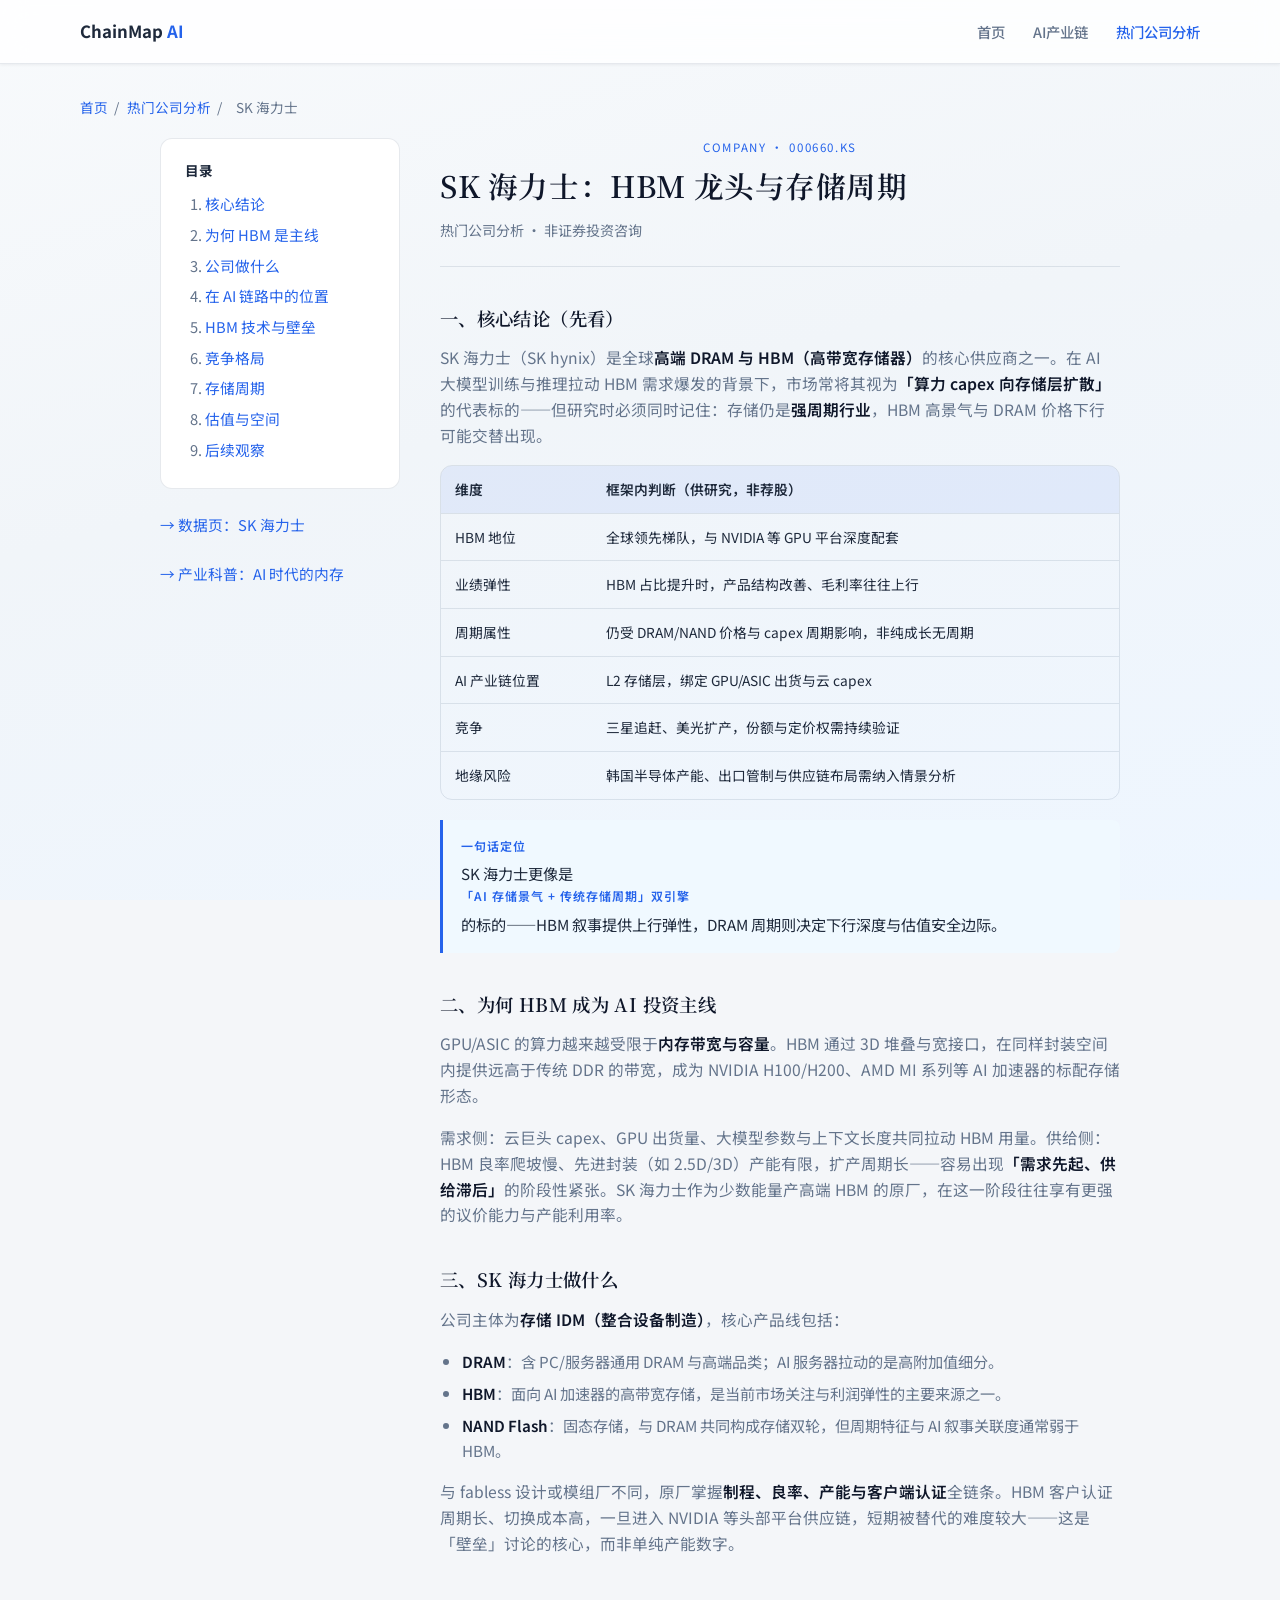
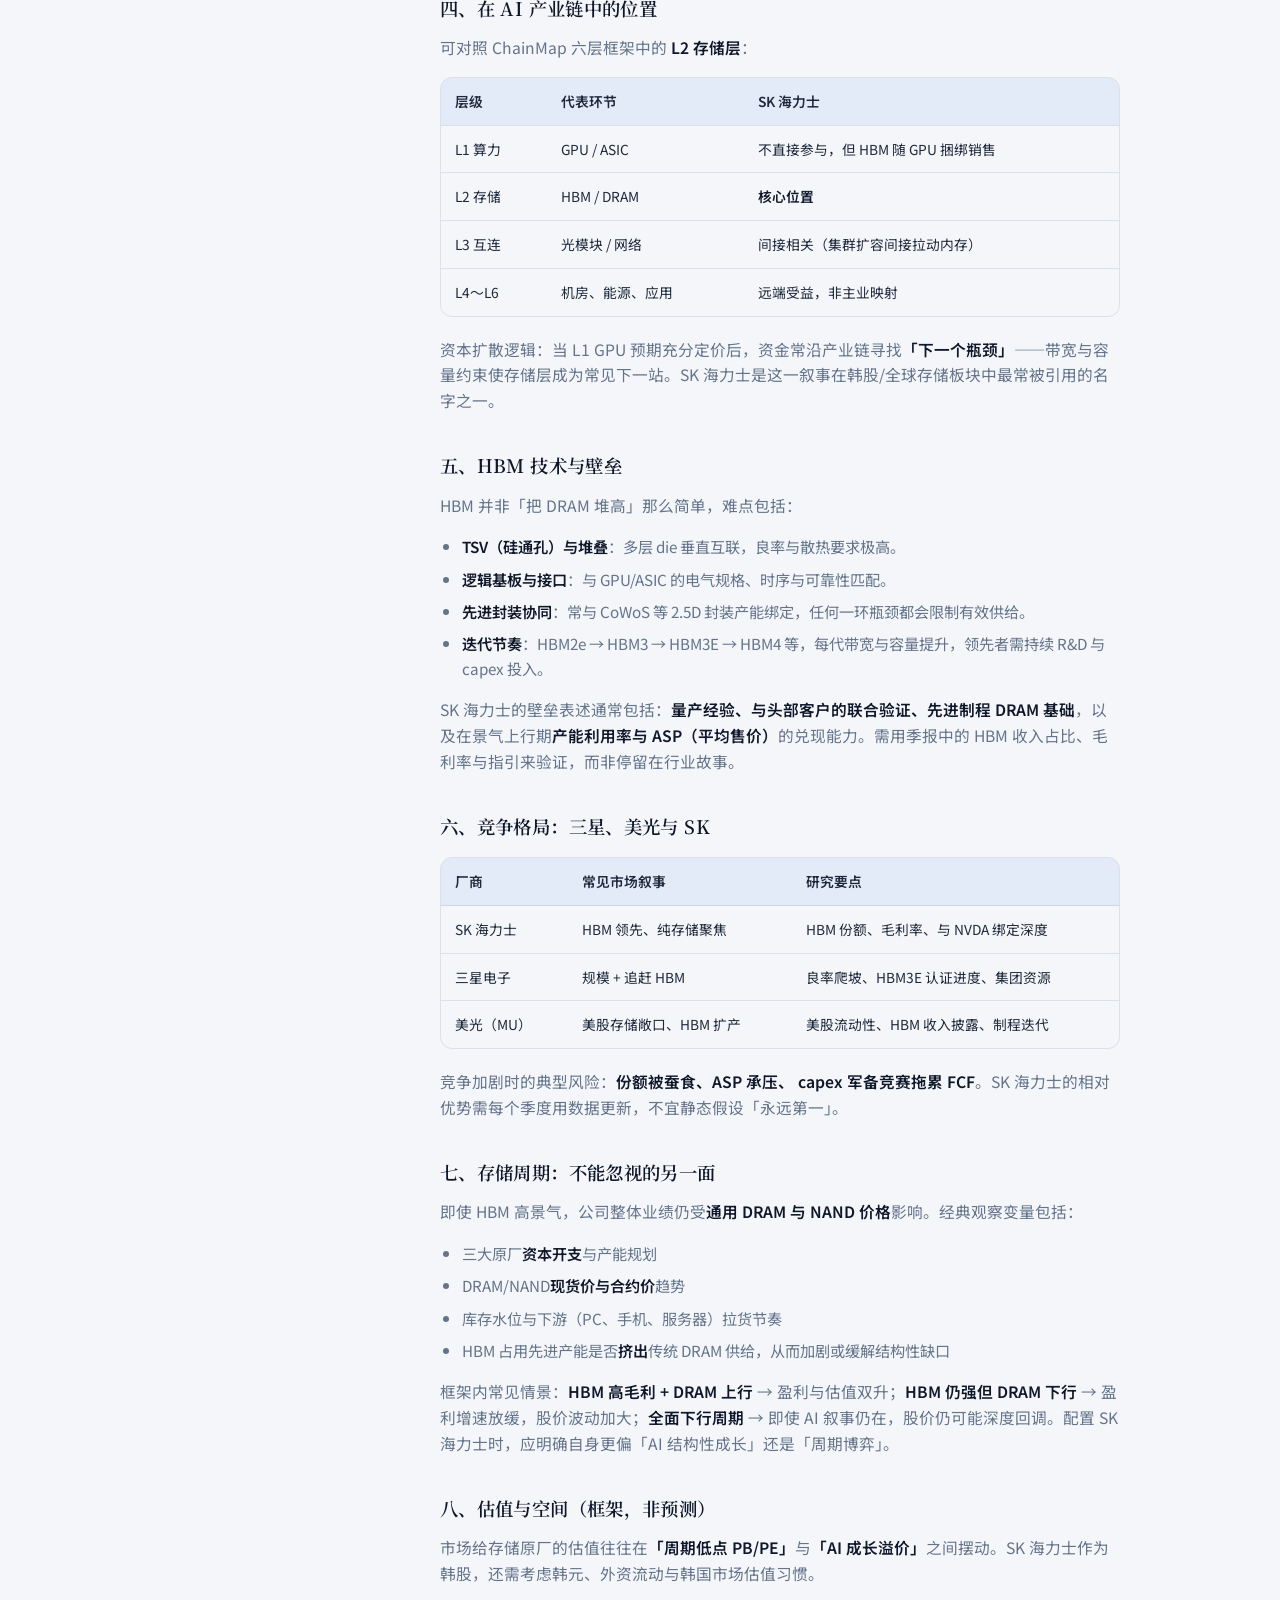
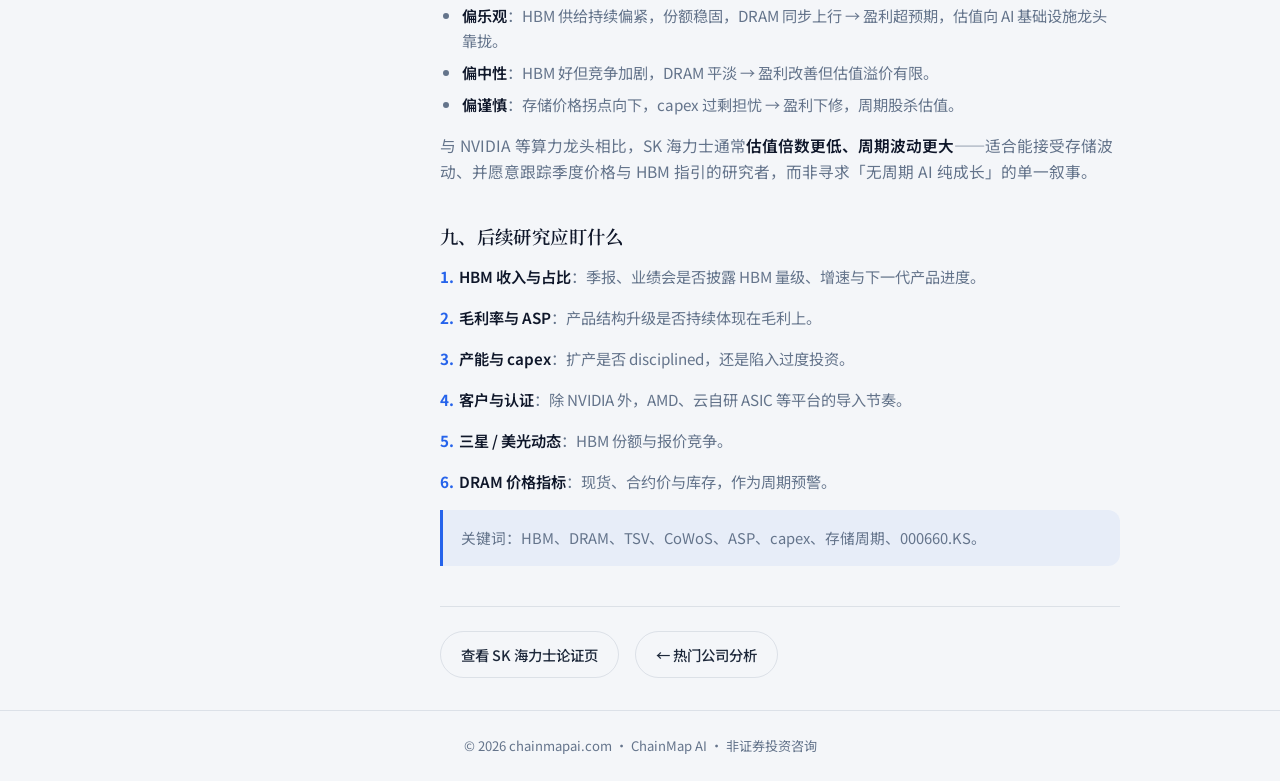
<file: article-sk-hynix.html>
<!DOCTYPE html>
<html lang="zh-CN">
<head>
  <meta charset="UTF-8" />
  <meta name="viewport" content="width=device-width, initial-scale=1.0" />
  <meta name="description" content="SK 海力士（000660.KS）AI 存储研究：HBM 龙头、DRAM 周期、与 NVIDIA 生态绑定及三星/美光竞争；非荐股框架。" />
  <title>SK 海力士：HBM 龙头与存储周期 · ChainMap AI</title>
  <link rel="preconnect" href="https://fonts.googleapis.com" />
  <link rel="preconnect" href="https://fonts.gstatic.com" crossorigin />
  <link href="https://fonts.googleapis.com/css2?family=Noto+Sans+SC:wght@400;500;600;700&family=Noto+Serif+SC:wght@500;600;700&family=JetBrains+Mono:wght@400;500&display=swap" rel="stylesheet" />
  <link rel="stylesheet" href="styles.css" />
</head>
<body>
  <header class="site-header">
    <div class="header-inner">
      <a href="index.html" class="logo">ChainMap <span class="logo-accent">AI</span></a>
      <button type="button" class="nav-toggle" aria-label="打开菜单" aria-expanded="false"></button>
      <nav class="nav" id="site-nav">
        <a href="index.html">首页</a>
        <a href="hot-topics.html">AI产业链</a>
        <a href="companies.html" class="is-active">热门公司分析</a>
      </nav>
    </div>
  </header>

  <main class="main-article page-enter">
    <div class="container">
      <nav class="breadcrumb">
        <a href="index.html">首页</a><span>/</span>
        <a href="companies.html">热门公司分析</a><span>/</span>
        <span>SK 海力士</span>
      </nav>
      <div class="research-layout">
        <aside class="research-sidebar">
          <nav class="article-toc" aria-label="本页目录">
            <strong class="article-toc-title">目录</strong>
            <ol>
              <li><a href="#summary">核心结论</a></li>
              <li><a href="#why-hbm">为何 HBM 是主线</a></li>
              <li><a href="#business">公司做什么</a></li>
              <li><a href="#chain">在 AI 链路中的位置</a></li>
              <li><a href="#hbm-tech">HBM 技术与壁垒</a></li>
              <li><a href="#competition">竞争格局</a></li>
              <li><a href="#cycle">存储周期</a></li>
              <li><a href="#valuation">估值与空间</a></li>
              <li><a href="#watch">后续观察</a></li>
            </ol>
          </nav>
          <p class="research-note"><a href="stock.html?id=sk-hynix">→ 数据页：SK 海力士</a></p>
          <p class="research-note"><a href="article-memory.html">→ 产业科普：AI 时代的内存</a></p>
        </aside>
        <article class="research-main">
          <header class="article-header">
            <p class="section-eyebrow section-eyebrow--left">COMPANY · 000660.KS</p>
            <h1 class="article-h1">SK 海力士：HBM 龙头与存储周期</h1>
            <p class="article-meta">热门公司分析 · 非证券投资咨询</p>
          </header>

          <div class="article-body">
            <h2 id="summary">一、核心结论（先看）</h2>
            <p>SK 海力士（SK hynix）是全球<strong>高端 DRAM 与 HBM（高带宽存储器）</strong>的核心供应商之一。在 AI 大模型训练与推理拉动 HBM 需求爆发的背景下，市场常将其视为<strong>「算力 capex 向存储层扩散」</strong>的代表标的——但研究时必须同时记住：存储仍是<strong>强周期行业</strong>，HBM 高景气与 DRAM 价格下行可能交替出现。</p>

            <div class="article-table-wrap">
              <table class="article-table">
                <thead>
                  <tr>
                    <th>维度</th>
                    <th>框架内判断（供研究，非荐股）</th>
                  </tr>
                </thead>
                <tbody>
                  <tr><td>HBM 地位</td><td>全球领先梯队，与 NVIDIA 等 GPU 平台深度配套</td></tr>
                  <tr><td>业绩弹性</td><td>HBM 占比提升时，产品结构改善、毛利率往往上行</td></tr>
                  <tr><td>周期属性</td><td>仍受 DRAM/NAND 价格与 capex 周期影响，非纯成长无周期</td></tr>
                  <tr><td>AI 产业链位置</td><td>L2 存储层，绑定 GPU/ASIC 出货与云 capex</td></tr>
                  <tr><td>竞争</td><td>三星追赶、美光扩产，份额与定价权需持续验证</td></tr>
                  <tr><td>地缘风险</td><td>韩国半导体产能、出口管制与供应链布局需纳入情景分析</td></tr>
                </tbody>
              </table>
            </div>

            <aside class="highlight-box">
              <strong>一句话定位</strong>
              <p>SK 海力士更像是<strong>「AI 存储景气 + 传统存储周期」双引擎</strong>的标的——HBM 叙事提供上行弹性，DRAM 周期则决定下行深度与估值安全边际。</p>
            </aside>

            <h2 id="why-hbm">二、为何 HBM 成为 AI 投资主线</h2>
            <p>GPU/ASIC 的算力越来越受限于<strong>内存带宽与容量</strong>。HBM 通过 3D 堆叠与宽接口，在同样封装空间内提供远高于传统 DDR 的带宽，成为 NVIDIA H100/H200、AMD MI 系列等 AI 加速器的标配存储形态。</p>
            <p>需求侧：云巨头 capex、GPU 出货量、大模型参数与上下文长度共同拉动 HBM 用量。供给侧：HBM 良率爬坡慢、先进封装（如 2.5D/3D）产能有限，扩产周期长——容易出现<strong>「需求先起、供给滞后」</strong>的阶段性紧张。SK 海力士作为少数能量产高端 HBM 的原厂，在这一阶段往往享有更强的议价能力与产能利用率。</p>
            <h2 id="business">三、SK 海力士做什么</h2>
            <p>公司主体为<strong>存储 IDM（整合设备制造）</strong>，核心产品线包括：</p>
            <ul>
              <li><strong>DRAM</strong>：含 PC/服务器通用 DRAM 与高端品类；AI 服务器拉动的是高附加值细分。</li>
              <li><strong>HBM</strong>：面向 AI 加速器的高带宽存储，是当前市场关注与利润弹性的主要来源之一。</li>
              <li><strong>NAND Flash</strong>：固态存储，与 DRAM 共同构成存储双轮，但周期特征与 AI 叙事关联度通常弱于 HBM。</li>
            </ul>
            <p>与 fabless 设计或模组厂不同，原厂掌握<strong>制程、良率、产能与客户端认证</strong>全链条。HBM 客户认证周期长、切换成本高，一旦进入 NVIDIA 等头部平台供应链，短期被替代的难度较大——这是「壁垒」讨论的核心，而非单纯产能数字。</p>

            <h2 id="chain">四、在 AI 产业链中的位置</h2>
            <p>可对照 ChainMap 六层框架中的 <strong>L2 存储层</strong>：</p>
            <div class="article-table-wrap">
              <table class="article-table">
                <thead>
                  <tr><th>层级</th><th>代表环节</th><th>SK 海力士</th></tr>
                </thead>
                <tbody>
                  <tr><td>L1 算力</td><td>GPU / ASIC</td><td>不直接参与，但 HBM 随 GPU 捆绑销售</td></tr>
                  <tr><td>L2 存储</td><td>HBM / DRAM</td><td><strong>核心位置</strong></td></tr>
                  <tr><td>L3 互连</td><td>光模块 / 网络</td><td>间接相关（集群扩容间接拉动内存）</td></tr>
                  <tr><td>L4～L6</td><td>机房、能源、应用</td><td>远端受益，非主业映射</td></tr>
                </tbody>
              </table>
            </div>
            <p>资本扩散逻辑：当 L1 GPU 预期充分定价后，资金常沿产业链寻找<strong>「下一个瓶颈」</strong>——带宽与容量约束使存储层成为常见下一站。SK 海力士是这一叙事在韩股/全球存储板块中最常被引用的名字之一。</p>

            <h2 id="hbm-tech">五、HBM 技术与壁垒</h2>
            <p>HBM 并非「把 DRAM 堆高」那么简单，难点包括：</p>
            <ul>
              <li><strong>TSV（硅通孔）与堆叠</strong>：多层 die 垂直互联，良率与散热要求极高。</li>
              <li><strong>逻辑基板与接口</strong>：与 GPU/ASIC 的电气规格、时序与可靠性匹配。</li>
              <li><strong>先进封装协同</strong>：常与 CoWoS 等 2.5D 封装产能绑定，任何一环瓶颈都会限制有效供给。</li>
              <li><strong>迭代节奏</strong>：HBM2e → HBM3 → HBM3E → HBM4 等，每代带宽与容量提升，领先者需持续 R&amp;D 与 capex 投入。</li>
            </ul>
            <p>SK 海力士的壁垒表述通常包括：<strong>量产经验、与头部客户的联合验证、先进制程 DRAM 基础</strong>，以及在景气上行期<strong>产能利用率与 ASP（平均售价）</strong>的兑现能力。需用季报中的 HBM 收入占比、毛利率与指引来验证，而非停留在行业故事。</p>

            <h2 id="competition">六、竞争格局：三星、美光与 SK</h2>
            <div class="article-table-wrap">
              <table class="article-table">
                <thead>
                  <tr><th>厂商</th><th>常见市场叙事</th><th>研究要点</th></tr>
                </thead>
                <tbody>
                  <tr><td>SK 海力士</td><td>HBM 领先、纯存储聚焦</td><td>HBM 份额、毛利率、与 NVDA 绑定深度</td></tr>
                  <tr><td>三星电子</td><td>规模 + 追赶 HBM</td><td>良率爬坡、HBM3E 认证进度、集团资源</td></tr>
                  <tr><td>美光（MU）</td><td>美股存储敞口、HBM 扩产</td><td>美股流动性、HBM 收入披露、制程迭代</td></tr>
                </tbody>
              </table>
            </div>
            <p>竞争加剧时的典型风险：<strong>份额被蚕食、ASP 承压、 capex 军备竞赛拖累 FCF</strong>。SK 海力士的相对优势需每个季度用数据更新，不宜静态假设「永远第一」。</p>

            <h2 id="cycle">七、存储周期：不能忽视的另一面</h2>
            <p>即使 HBM 高景气，公司整体业绩仍受<strong>通用 DRAM 与 NAND 价格</strong>影响。经典观察变量包括：</p>
            <ul>
              <li>三大原厂<strong>资本开支</strong>与产能规划</li>
              <li>DRAM/NAND<strong>现货价与合约价</strong>趋势</li>
              <li>库存水位与下游（PC、手机、服务器）拉货节奏</li>
              <li>HBM 占用先进产能是否<strong>挤出</strong>传统 DRAM 供给，从而加剧或缓解结构性缺口</li>
            </ul>
            <p>框架内常见情景：<strong>HBM 高毛利 + DRAM 上行</strong> → 盈利与估值双升；<strong>HBM 仍强但 DRAM 下行</strong> → 盈利增速放缓，股价波动加大；<strong>全面下行周期</strong> → 即使 AI 叙事仍在，股价仍可能深度回调。配置 SK 海力士时，应明确自身更偏「AI 结构性成长」还是「周期博弈」。</p>

            <h2 id="valuation">八、估值与空间（框架，非预测）</h2>
            <p>市场给存储原厂的估值往往在<strong>「周期低点 PB/PE」</strong>与<strong>「AI 成长溢价」</strong>之间摆动。SK 海力士作为韩股，还需考虑韩元、外资流动与韩国市场估值习惯。</p>
            <ul>
              <li><strong>偏乐观</strong>：HBM 供给持续偏紧，份额稳固，DRAM 同步上行 → 盈利超预期，估值向 AI 基础设施龙头靠拢。</li>
              <li><strong>偏中性</strong>：HBM 好但竞争加剧，DRAM 平淡 → 盈利改善但估值溢价有限。</li>
              <li><strong>偏谨慎</strong>：存储价格拐点向下，capex 过剩担忧 → 盈利下修，周期股杀估值。</li>
            </ul>
            <p>与 NVIDIA 等算力龙头相比，SK 海力士通常<strong>估值倍数更低、周期波动更大</strong>——适合能接受存储波动、并愿意跟踪季度价格与 HBM 指引的研究者，而非寻求「无周期 AI 纯成长」的单一叙事。</p>

            <h2 id="watch">九、后续研究应盯什么</h2>
            <ol class="article-ol-steps">
              <li><strong>HBM 收入与占比</strong>：季报、业绩会是否披露 HBM 量级、增速与下一代产品进度。</li>
              <li><strong>毛利率与 ASP</strong>：产品结构升级是否持续体现在毛利上。</li>
              <li><strong>产能与 capex</strong>：扩产是否 disciplined，还是陷入过度投资。</li>
              <li><strong>客户与认证</strong>：除 NVIDIA 外，AMD、云自研 ASIC 等平台的导入节奏。</li>
              <li><strong>三星 / 美光动态</strong>：HBM 份额与报价竞争。</li>
              <li><strong>DRAM 价格指标</strong>：现货、合约价与库存，作为周期预警。</li>
            </ol>
            <p class="article-note">关键词：HBM、DRAM、TSV、CoWoS、ASP、capex、存储周期、000660.KS。</p>
          </div>

          <footer class="article-footer">
            <a class="btn-secondary" href="stock.html?id=sk-hynix">查看 SK 海力士论证页</a>
            <a class="btn-secondary" href="companies.html">← 热门公司分析</a>
          </footer>
        </article>
      </div>
    </div>
  </main>

  <footer class="site-footer">
    <div class="container footer-inner">
      <p>© 2026 chainmapai.com · ChainMap AI · 非证券投资咨询</p>
    </div>
  </footer>

  <script src="script.js"></script>
</body>
</html>
</file>
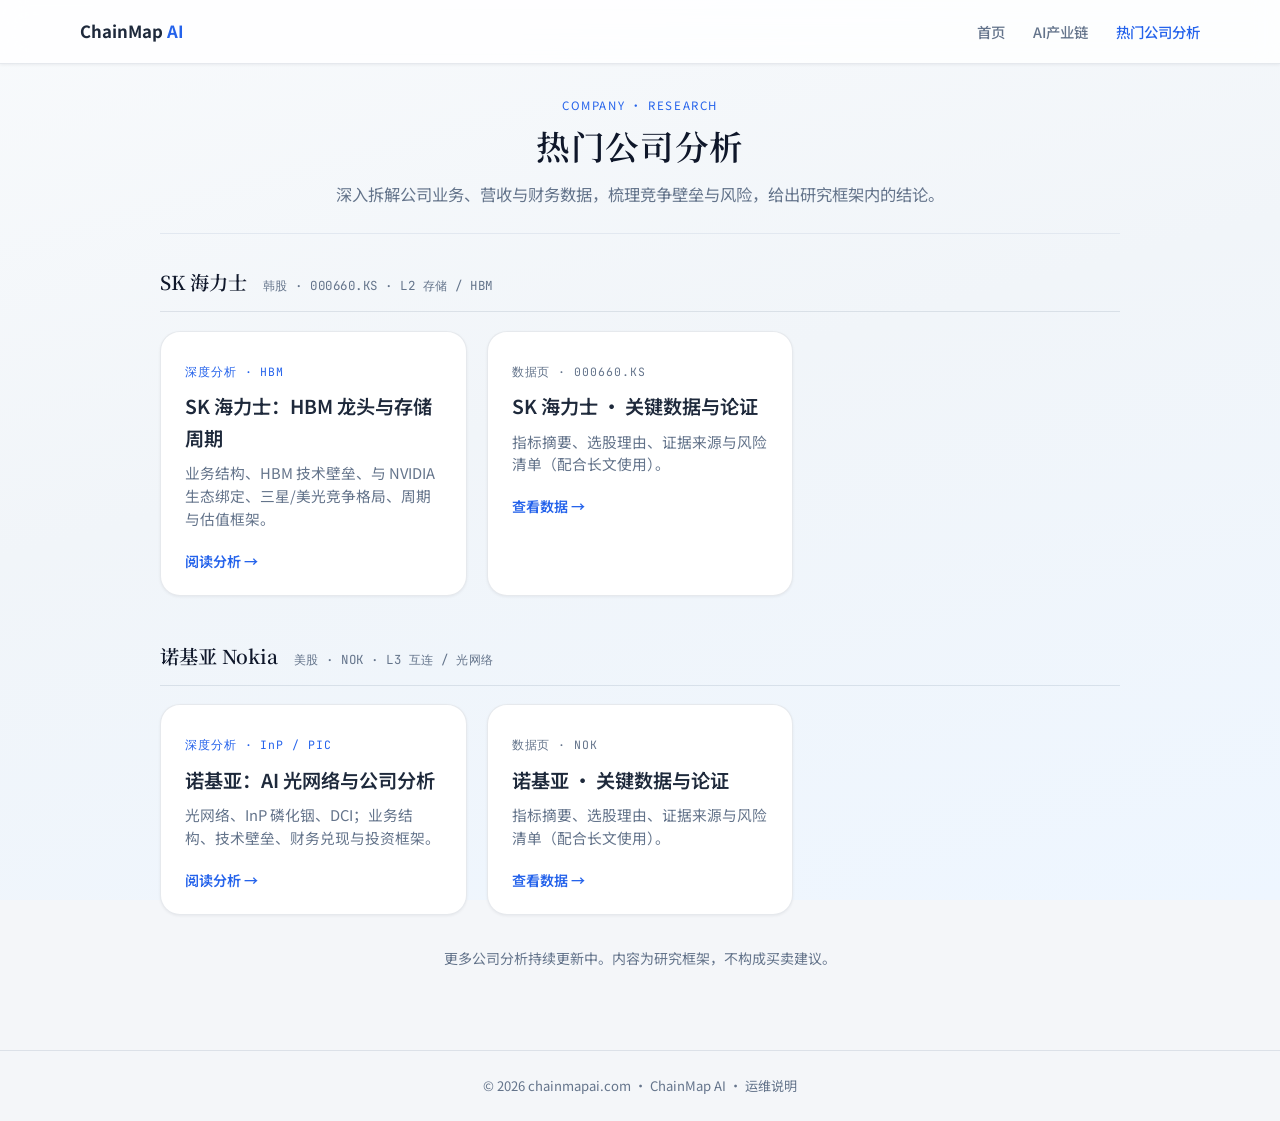
<file: companies.html>
<!DOCTYPE html>
<html lang="zh-CN">
<head>
  <meta charset="UTF-8" />
  <meta name="viewport" content="width=device-width, initial-scale=1.0" />
  <meta name="description" content="热门公司深度分析：业务拆解、营收与财务数据、研究框架内的投资结论。" />
  <title>热门公司分析 · ChainMap AI</title>
  <link rel="preconnect" href="https://fonts.googleapis.com" />
  <link rel="preconnect" href="https://fonts.gstatic.com" crossorigin />
  <link href="https://fonts.googleapis.com/css2?family=Noto+Sans+SC:wght@400;500;600;700&family=Noto+Serif+SC:wght@500;600;700&family=JetBrains+Mono:wght@400;500&display=swap" rel="stylesheet" />
  <link rel="stylesheet" href="styles.css" />
</head>
<body>
  <header class="site-header">
    <div class="header-inner">
      <a href="index.html" class="logo">ChainMap <span class="logo-accent">AI</span></a>
      <button type="button" class="nav-toggle" aria-label="打开菜单" aria-expanded="false"></button>
      <nav class="nav" id="site-nav">
        <a href="index.html">首页</a>
        <a href="hot-topics.html">AI产业链</a>
        <a href="companies.html" class="is-active">热门公司分析</a>
      </nav>
    </div>
  </header>

  <main class="main-article page-enter">
    <div class="container article-container article-container--wide invest-page">
      <header class="invest-page-header research-page-header">
        <p class="section-eyebrow">COMPANY · RESEARCH</p>
        <h1 class="research-h1">热门公司分析</h1>
        <p class="research-lead research-lead--center">
          深入拆解公司业务、营收与财务数据，梳理竞争壁垒与风险，给出研究框架内的结论。
        </p>
      </header>

      <section class="company-section" aria-labelledby="company-sk-hynix">
        <header class="company-section-head">
          <h2 class="company-section-title" id="company-sk-hynix">SK 海力士</h2>
          <span class="company-section-meta">韩股 · 000660.KS · L2 存储 / HBM</span>
        </header>
        <div class="company-cards">
          <a class="article-card article-card--featured" href="article-sk-hynix.html">
            <span class="article-card-badge">深度分析 · HBM</span>
            <h3 class="article-card-title">SK 海力士：HBM 龙头与存储周期</h3>
            <p class="article-card-desc">业务结构、HBM 技术壁垒、与 NVIDIA 生态绑定、三星/美光竞争格局、周期与估值框架。</p>
            <span class="article-card-cta">阅读分析 →</span>
          </a>
          <a class="article-card article-card--data" href="stock.html?id=sk-hynix">
            <span class="article-card-badge article-card-badge--muted">数据页 · 000660.KS</span>
            <h3 class="article-card-title">SK 海力士 · 关键数据与论证</h3>
            <p class="article-card-desc">指标摘要、选股理由、证据来源与风险清单（配合长文使用）。</p>
            <span class="article-card-cta">查看数据 →</span>
          </a>
        </div>
      </section>

      <section class="company-section" aria-labelledby="company-nokia">
        <header class="company-section-head">
          <h2 class="company-section-title" id="company-nokia">诺基亚 Nokia</h2>
          <span class="company-section-meta">美股 · NOK · L3 互连 / 光网络</span>
        </header>
        <div class="company-cards">
          <a class="article-card article-card--featured" href="article-nokia.html">
            <span class="article-card-badge">深度分析 · InP / PIC</span>
            <h3 class="article-card-title">诺基亚：AI 光网络与公司分析</h3>
            <p class="article-card-desc">光网络、InP 磷化铟、DCI；业务结构、技术壁垒、财务兑现与投资框架。</p>
            <span class="article-card-cta">阅读分析 →</span>
          </a>
          <a class="article-card article-card--data" href="stock.html?id=nokia-nok">
            <span class="article-card-badge article-card-badge--muted">数据页 · NOK</span>
            <h3 class="article-card-title">诺基亚 · 关键数据与论证</h3>
            <p class="article-card-desc">指标摘要、选股理由、证据来源与风险清单（配合长文使用）。</p>
            <span class="article-card-cta">查看数据 →</span>
          </a>
        </div>
      </section>

      <p class="footer-note footer-note--inline">更多公司分析持续更新中。内容为研究框架，不构成买卖建议。</p>
    </div>
  </main>

  <footer class="site-footer">
    <div class="container footer-inner">
      <p>© 2026 chainmapai.com · ChainMap AI · <a href="guide-hosting.html">运维说明</a></p>
    </div>
  </footer>

  <script src="script.js"></script>
</body>
</html>
</file>
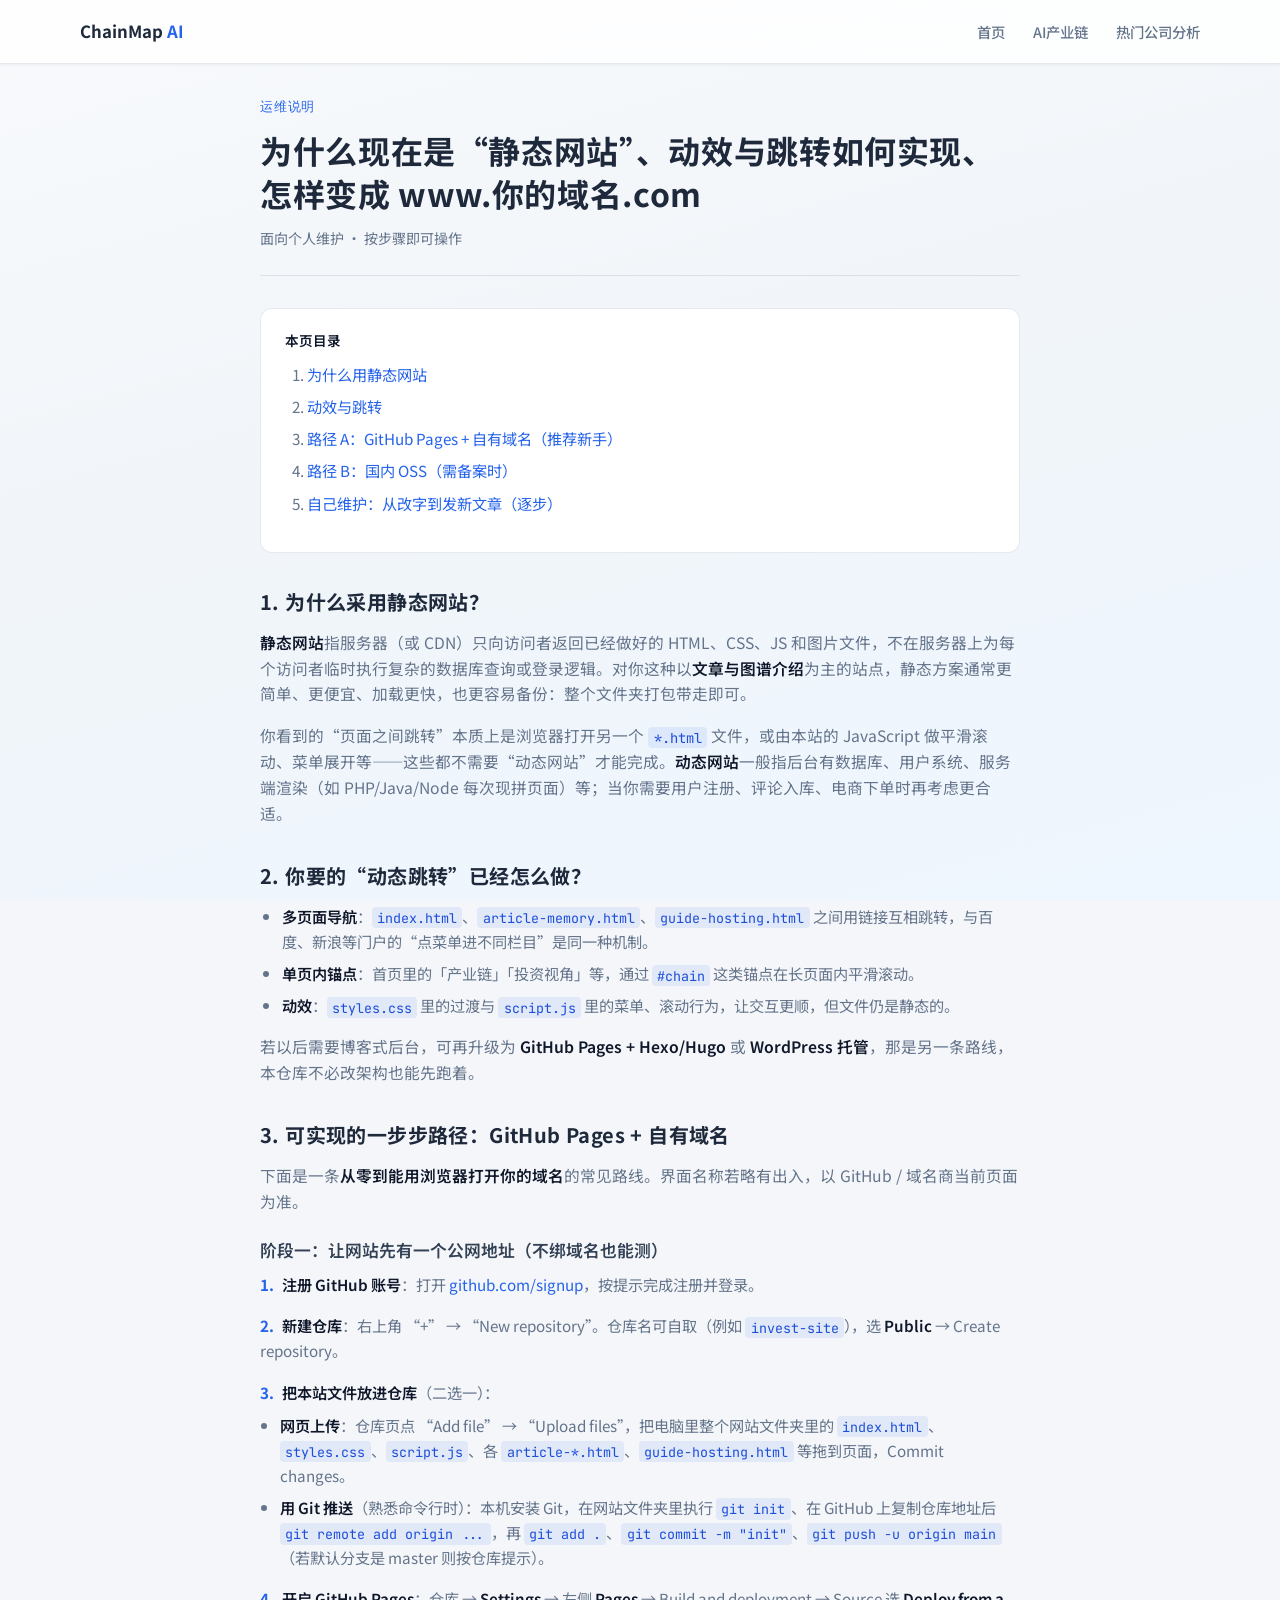
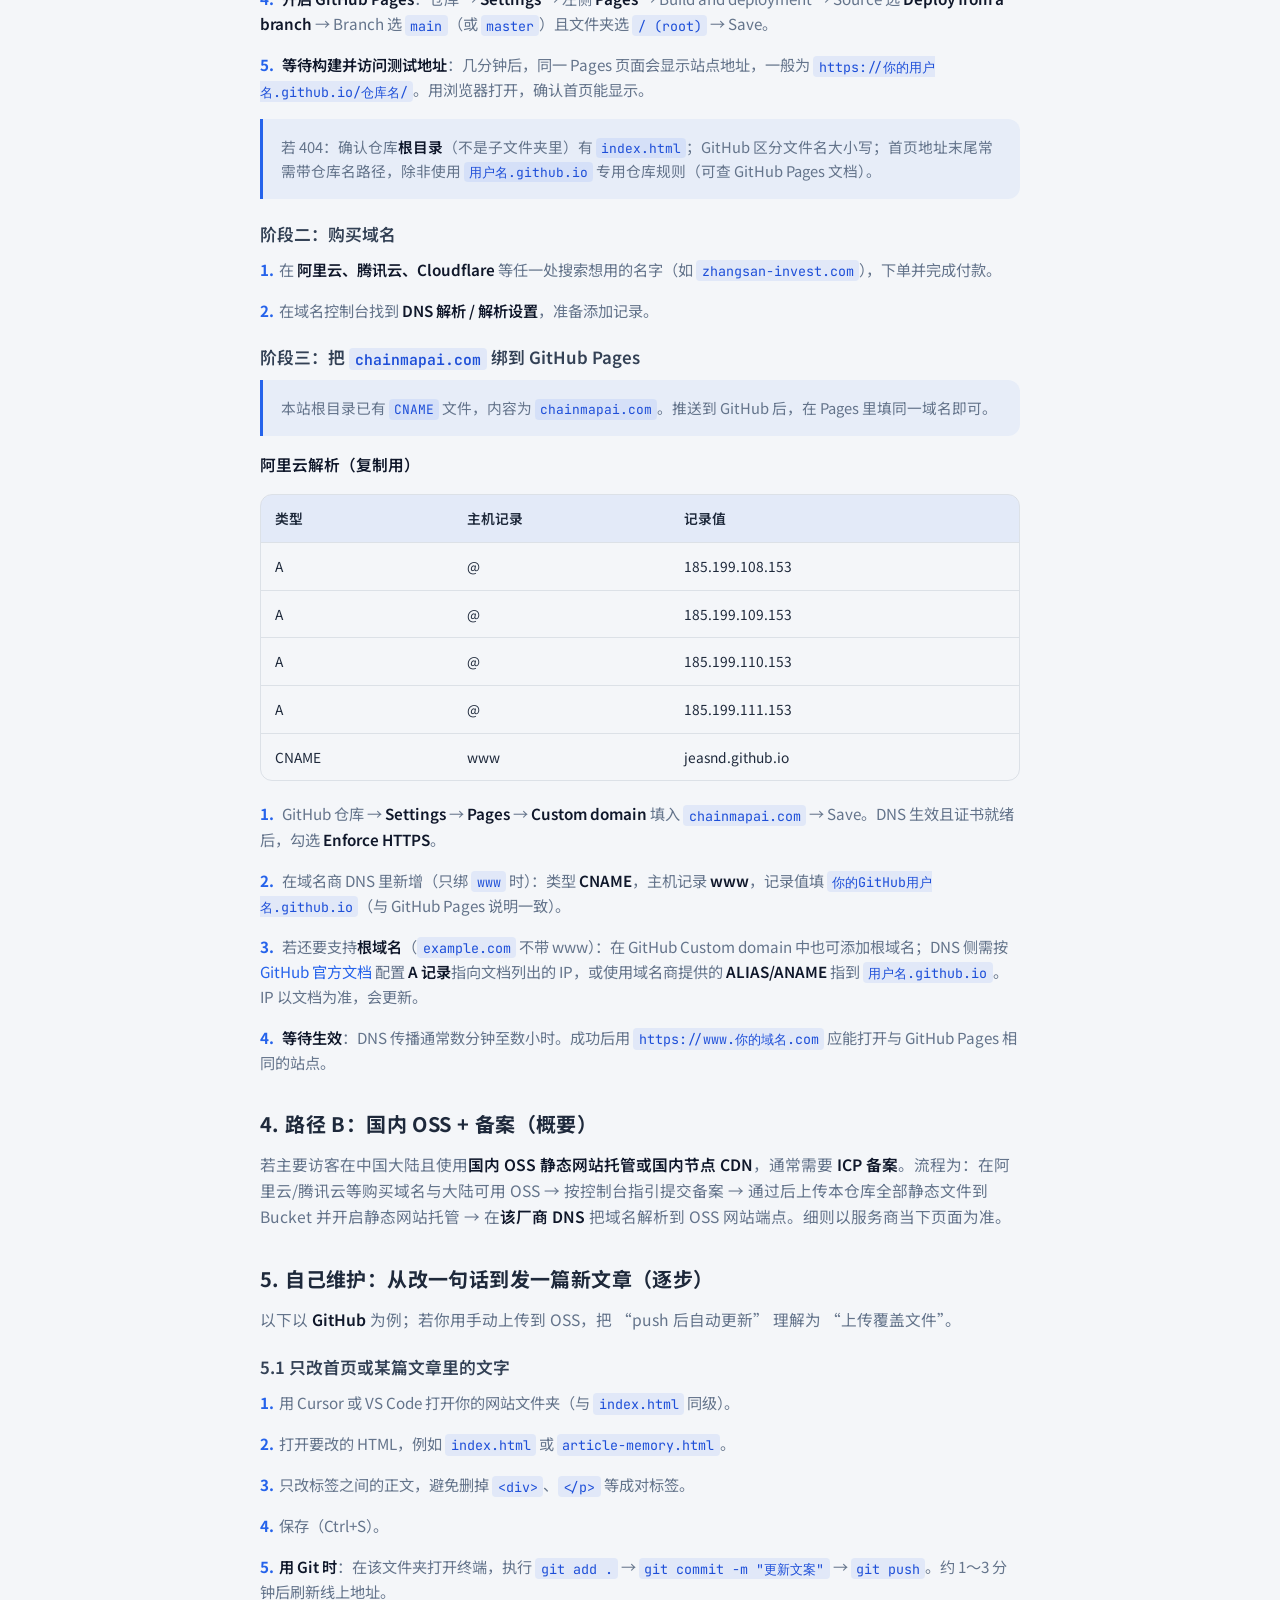
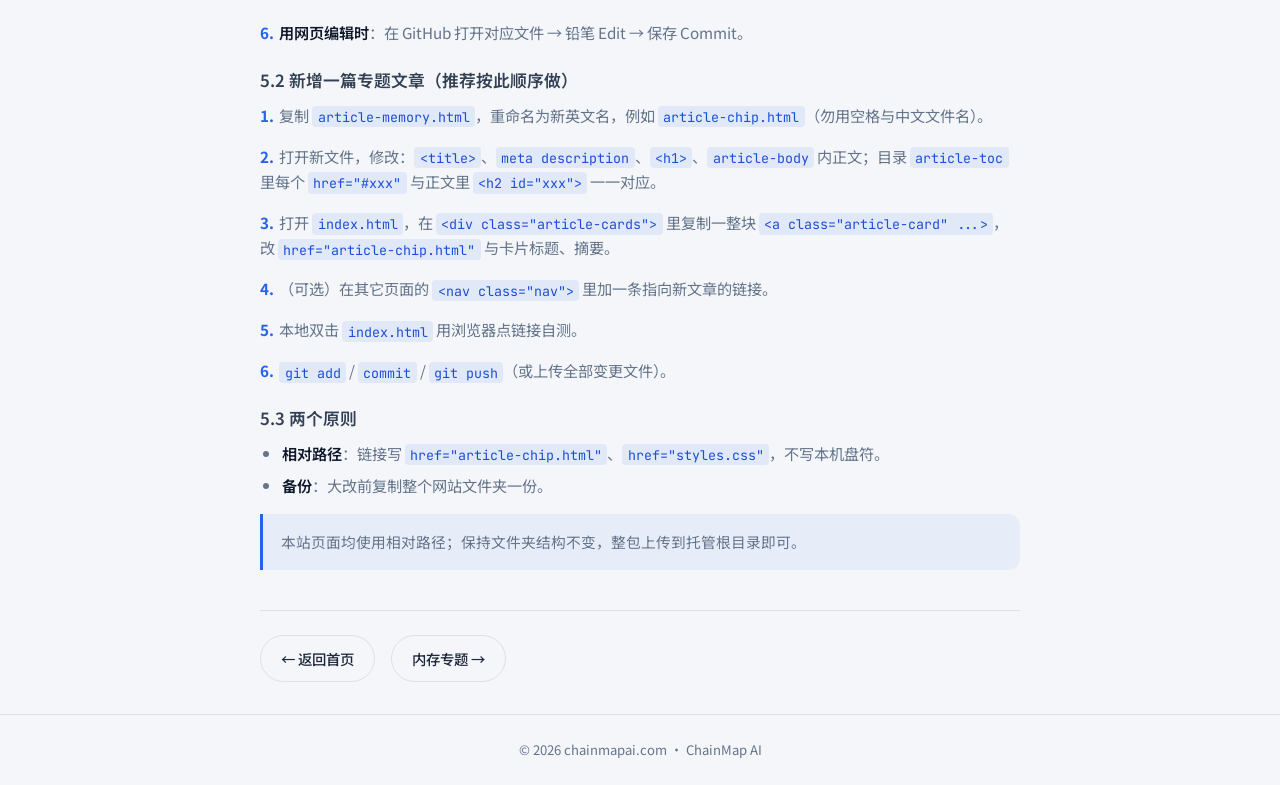
<file: guide-hosting.html>
<!DOCTYPE html>
<html lang="zh-CN">
<head>
  <meta charset="UTF-8" />
  <meta name="viewport" content="width=device-width, initial-scale=1.0" />
  <meta name="description" content="本站为何是静态网站、如何做出跳转与动效、如何拥有类似 www.baidu.com 的域名并自行维护内容。" />
  <title>运维说明：chainmapai.com 上线 · ChainMap AI</title>
  <link rel="preconnect" href="https://fonts.googleapis.com" />
  <link rel="preconnect" href="https://fonts.gstatic.com" crossorigin />
  <link href="https://fonts.googleapis.com/css2?family=Noto+Sans+SC:wght@400;500;600;700&family=JetBrains+Mono:wght@400;500&display=swap" rel="stylesheet" />
  <link rel="stylesheet" href="styles.css" />
</head>
<body>
  <header class="site-header">
    <div class="header-inner">
      <a href="index.html" class="logo">ChainMap <span class="logo-accent">AI</span></a>
      <button type="button" class="nav-toggle" aria-label="打开菜单" aria-expanded="false"></button>
      <nav class="nav" id="site-nav">
        <a href="index.html">首页</a>
        <a href="hot-topics.html">AI产业链</a>
        <a href="companies.html">热门公司分析</a>
      </nav>
    </div>
  </header>

  <main class="main-article page-enter">
    <article class="article-page container article-container">
      <header class="article-header">
        <p class="article-kicker">运维说明</p>
        <h1 class="article-h1">为什么现在是“静态网站”、动效与跳转如何实现、怎样变成 www.你的域名.com</h1>
        <p class="article-meta">面向个人维护 · 按步骤即可操作</p>
      </header>

      <div class="article-body">
        <nav class="article-toc" aria-label="本页目录">
          <strong class="article-toc-title">本页目录</strong>
          <ol>
            <li><a href="#static">为什么用静态网站</a></li>
            <li><a href="#dynamic-feel">动效与跳转</a></li>
            <li><a href="#path-a">路径 A：GitHub Pages + 自有域名（推荐新手）</a></li>
            <li><a href="#path-b">路径 B：国内 OSS（需备案时）</a></li>
            <li><a href="#maintain-detail">自己维护：从改字到发新文章（逐步）</a></li>
          </ol>
        </nav>

        <h2 id="static">1. 为什么采用静态网站？</h2>
        <p>
          <strong>静态网站</strong>指服务器（或 CDN）只向访问者返回已经做好的 HTML、CSS、JS 和图片文件，不在服务器上为每个访问者临时执行复杂的数据库查询或登录逻辑。对你这种以<strong>文章与图谱介绍</strong>为主的站点，静态方案通常更简单、更便宜、加载更快，也更容易备份：整个文件夹打包带走即可。
        </p>
        <p>
          你看到的“页面之间跳转”本质上是浏览器打开另一个 <code>*.html</code> 文件，或由本站的 JavaScript 做平滑滚动、菜单展开等——这些都不需要“动态网站”才能完成。<strong>动态网站</strong>一般指后台有数据库、用户系统、服务端渲染（如 PHP/Java/Node 每次现拼页面）等；当你需要用户注册、评论入库、电商下单时再考虑更合适。
        </p>

        <h2 id="dynamic-feel">2. 你要的“动态跳转”已经怎么做？</h2>
        <ul>
          <li><strong>多页面导航</strong>：<code>index.html</code>、<code>article-memory.html</code>、<code>guide-hosting.html</code> 之间用链接互相跳转，与百度、新浪等门户的“点菜单进不同栏目”是同一种机制。</li>
          <li><strong>单页内锚点</strong>：首页里的「产业链」「投资视角」等，通过 <code>#chain</code> 这类锚点在长页面内平滑滚动。</li>
          <li><strong>动效</strong>：<code>styles.css</code> 里的过渡与 <code>script.js</code> 里的菜单、滚动行为，让交互更顺，但文件仍是静态的。</li>
        </ul>
        <p>若以后需要博客式后台，可再升级为 <strong>GitHub Pages + Hexo/Hugo</strong> 或 <strong>WordPress 托管</strong>，那是另一条路线，本仓库不必改架构也能先跑着。</p>

        <h2 id="path-a">3. 可实现的一步步路径：GitHub Pages + 自有域名</h2>
        <p>下面是一条<strong>从零到能用浏览器打开你的域名</strong>的常见路线。界面名称若略有出入，以 GitHub / 域名商当前页面为准。</p>

        <h3 class="article-h3">阶段一：让网站先有一个公网地址（不绑域名也能测）</h3>
        <ol class="article-ol-steps article-ol-steps--nested">
          <li>
            <strong>注册 GitHub 账号</strong>：打开 <a href="https://github.com/signup" rel="noopener noreferrer">github.com/signup</a>，按提示完成注册并登录。
          </li>
          <li>
            <strong>新建仓库</strong>：右上角 “+” → “New repository”。仓库名可自取（例如 <code>invest-site</code>），选 <strong>Public</strong> → Create repository。
          </li>
          <li>
            <strong>把本站文件放进仓库</strong>（二选一）：
            <ul>
              <li><strong>网页上传</strong>：仓库页点 “Add file” → “Upload files”，把电脑里整个网站文件夹里的 <code>index.html</code>、<code>styles.css</code>、<code>script.js</code>、各 <code>article-*.html</code>、<code>guide-hosting.html</code> 等拖到页面，Commit changes。</li>
              <li><strong>用 Git 推送</strong>（熟悉命令行时）：本机安装 Git，在网站文件夹里执行 <code>git init</code>、在 GitHub 上复制仓库地址后 <code>git remote add origin ...</code>，再 <code>git add .</code>、<code>git commit -m "init"</code>、<code>git push -u origin main</code>（若默认分支是 master 则按仓库提示）。</li>
            </ul>
          </li>
          <li>
            <strong>开启 GitHub Pages</strong>：仓库 → <strong>Settings</strong> → 左侧 <strong>Pages</strong> → Build and deployment → Source 选 <strong>Deploy from a branch</strong> → Branch 选 <code>main</code>（或 <code>master</code>）且文件夹选 <code>/ (root)</code> → Save。
          </li>
          <li>
            <strong>等待构建并访问测试地址</strong>：几分钟后，同一 Pages 页面会显示站点地址，一般为 <code>https://你的用户名.github.io/仓库名/</code>。用浏览器打开，确认首页能显示。
          </li>
        </ol>
        <p class="article-note">
          若 404：确认仓库<strong>根目录</strong>（不是子文件夹里）有 <code>index.html</code>；GitHub 区分文件名大小写；首页地址末尾常需带仓库名路径，除非使用 <code>用户名.github.io</code> 专用仓库规则（可查 GitHub Pages 文档）。
        </p>

        <h3 class="article-h3">阶段二：购买域名</h3>
        <ol class="article-ol-steps article-ol-steps--nested">
          <li>在 <strong>阿里云、腾讯云、Cloudflare</strong> 等任一处搜索想用的名字（如 <code>zhangsan-invest.com</code>），下单并完成付款。</li>
          <li>在域名控制台找到 <strong>DNS 解析 / 解析设置</strong>，准备添加记录。</li>
        </ol>

        <h3 class="article-h3">阶段三：把 <code>chainmapai.com</code> 绑到 GitHub Pages</h3>
        <p class="article-note">
          本站根目录已有 <code>CNAME</code> 文件，内容为 <code>chainmapai.com</code>。推送到 GitHub 后，在 Pages 里填同一域名即可。
        </p>
        <p><strong>阿里云解析（复制用）</strong></p>
        <div class="article-table-wrap">
          <table class="article-table">
            <thead>
              <tr><th>类型</th><th>主机记录</th><th>记录值</th></tr>
            </thead>
            <tbody>
              <tr><td>A</td><td>@</td><td>185.199.108.153</td></tr>
              <tr><td>A</td><td>@</td><td>185.199.109.153</td></tr>
              <tr><td>A</td><td>@</td><td>185.199.110.153</td></tr>
              <tr><td>A</td><td>@</td><td>185.199.111.153</td></tr>
              <tr><td>CNAME</td><td>www</td><td>jeasnd.github.io</td></tr>
            </tbody>
          </table>
        </div>
        <ol class="article-ol-steps article-ol-steps--nested">
          <li>
            GitHub 仓库 → <strong>Settings</strong> → <strong>Pages</strong> → <strong>Custom domain</strong> 填入 <code>chainmapai.com</code> → Save。DNS 生效且证书就绪后，勾选 <strong>Enforce HTTPS</strong>。
          </li>
          <li>
            在域名商 DNS 里新增（只绑 <code>www</code> 时）：类型 <strong>CNAME</strong>，主机记录 <strong>www</strong>，记录值填 <code>你的GitHub用户名.github.io</code>（与 GitHub Pages 说明一致）。
          </li>
          <li>
            若还要支持<strong>根域名</strong>（<code>example.com</code> 不带 www）：在 GitHub Custom domain 中也可添加根域名；DNS 侧需按 <a href="https://docs.github.com/pages/configuring-a-custom-domain-for-your-github-pages-site/managing-a-custom-domain-for-your-github-pages-site" rel="noopener noreferrer">GitHub 官方文档</a> 配置 <strong>A 记录</strong>指向文档列出的 IP，或使用域名商提供的 <strong>ALIAS/ANAME</strong> 指到 <code>用户名.github.io</code>。IP 以文档为准，会更新。
          </li>
          <li>
            <strong>等待生效</strong>：DNS 传播通常数分钟至数小时。成功后用 <code>https://www.你的域名.com</code> 应能打开与 GitHub Pages 相同的站点。
          </li>
        </ol>

        <h2 id="path-b">4. 路径 B：国内 OSS + 备案（概要）</h2>
        <p>若主要访客在中国大陆且使用<strong>国内 OSS 静态网站托管或国内节点 CDN</strong>，通常需要 <strong>ICP 备案</strong>。流程为：在阿里云/腾讯云等购买域名与大陆可用 OSS → 按控制台指引提交备案 → 通过后上传本仓库全部静态文件到 Bucket 并开启静态网站托管 → 在<strong>该厂商 DNS</strong> 把域名解析到 OSS 网站端点。细则以服务商当下页面为准。</p>

        <h2 id="maintain-detail">5. 自己维护：从改一句话到发一篇新文章（逐步）</h2>
        <p>以下以 <strong>GitHub</strong> 为例；若你用手动上传到 OSS，把 “push 后自动更新” 理解为 “上传覆盖文件”。</p>

        <h3 class="article-h3">5.1 只改首页或某篇文章里的文字</h3>
        <ol class="article-ol-steps article-ol-steps--nested">
          <li>用 Cursor 或 VS Code 打开你的网站文件夹（与 <code>index.html</code> 同级）。</li>
          <li>打开要改的 HTML，例如 <code>index.html</code> 或 <code>article-memory.html</code>。</li>
          <li>只改标签之间的正文，避免删掉 <code>&lt;div&gt;</code>、<code>&lt;/p&gt;</code> 等成对标签。</li>
          <li>保存（Ctrl+S）。</li>
          <li><strong>用 Git 时</strong>：在该文件夹打开终端，执行 <code>git add .</code> → <code>git commit -m "更新文案"</code> → <code>git push</code>。约 1～3 分钟后刷新线上地址。</li>
          <li><strong>用网页编辑时</strong>：在 GitHub 打开对应文件 → 铅笔 Edit → 保存 Commit。</li>
        </ol>

        <h3 class="article-h3">5.2 新增一篇专题文章（推荐按此顺序做）</h3>
        <ol class="article-ol-steps article-ol-steps--nested">
          <li>复制 <code>article-memory.html</code>，重命名为新英文名，例如 <code>article-chip.html</code>（勿用空格与中文文件名）。</li>
          <li>打开新文件，修改：<code>&lt;title&gt;</code>、<code>meta description</code>、<code>&lt;h1&gt;</code>、<code>article-body</code> 内正文；目录 <code>article-toc</code> 里每个 <code>href="#xxx"</code> 与正文里 <code>&lt;h2 id="xxx"&gt;</code> 一一对应。</li>
          <li>打开 <code>index.html</code>，在 <code>&lt;div class="article-cards"&gt;</code> 里复制一整块 <code>&lt;a class="article-card" ...&gt;</code>，改 <code>href="article-chip.html"</code> 与卡片标题、摘要。</li>
          <li>（可选）在其它页面的 <code>&lt;nav class="nav"&gt;</code> 里加一条指向新文章的链接。</li>
          <li>本地双击 <code>index.html</code> 用浏览器点链接自测。</li>
          <li><code>git add</code> / <code>commit</code> / <code>git push</code>（或上传全部变更文件）。</li>
        </ol>

        <h3 class="article-h3">5.3 两个原则</h3>
        <ul>
          <li><strong>相对路径</strong>：链接写 <code>href="article-chip.html"</code>、<code>href="styles.css"</code>，不写本机盘符。</li>
          <li><strong>备份</strong>：大改前复制整个网站文件夹一份。</li>
        </ul>

        <p class="article-note">
          本站页面均使用相对路径；保持文件夹结构不变，整包上传到托管根目录即可。
        </p>
      </div>

      <footer class="article-footer">
        <a class="btn-secondary" href="index.html">← 返回首页</a>
        <a class="btn-secondary" href="article-memory.html">内存专题 →</a>
      </footer>
    </article>
  </main>

  <footer class="site-footer">
    <div class="container footer-inner">
      <p>© 2026 chainmapai.com · ChainMap AI</p>
    </div>
  </footer>

  <script src="script.js"></script>
</body>
</html>
</file>
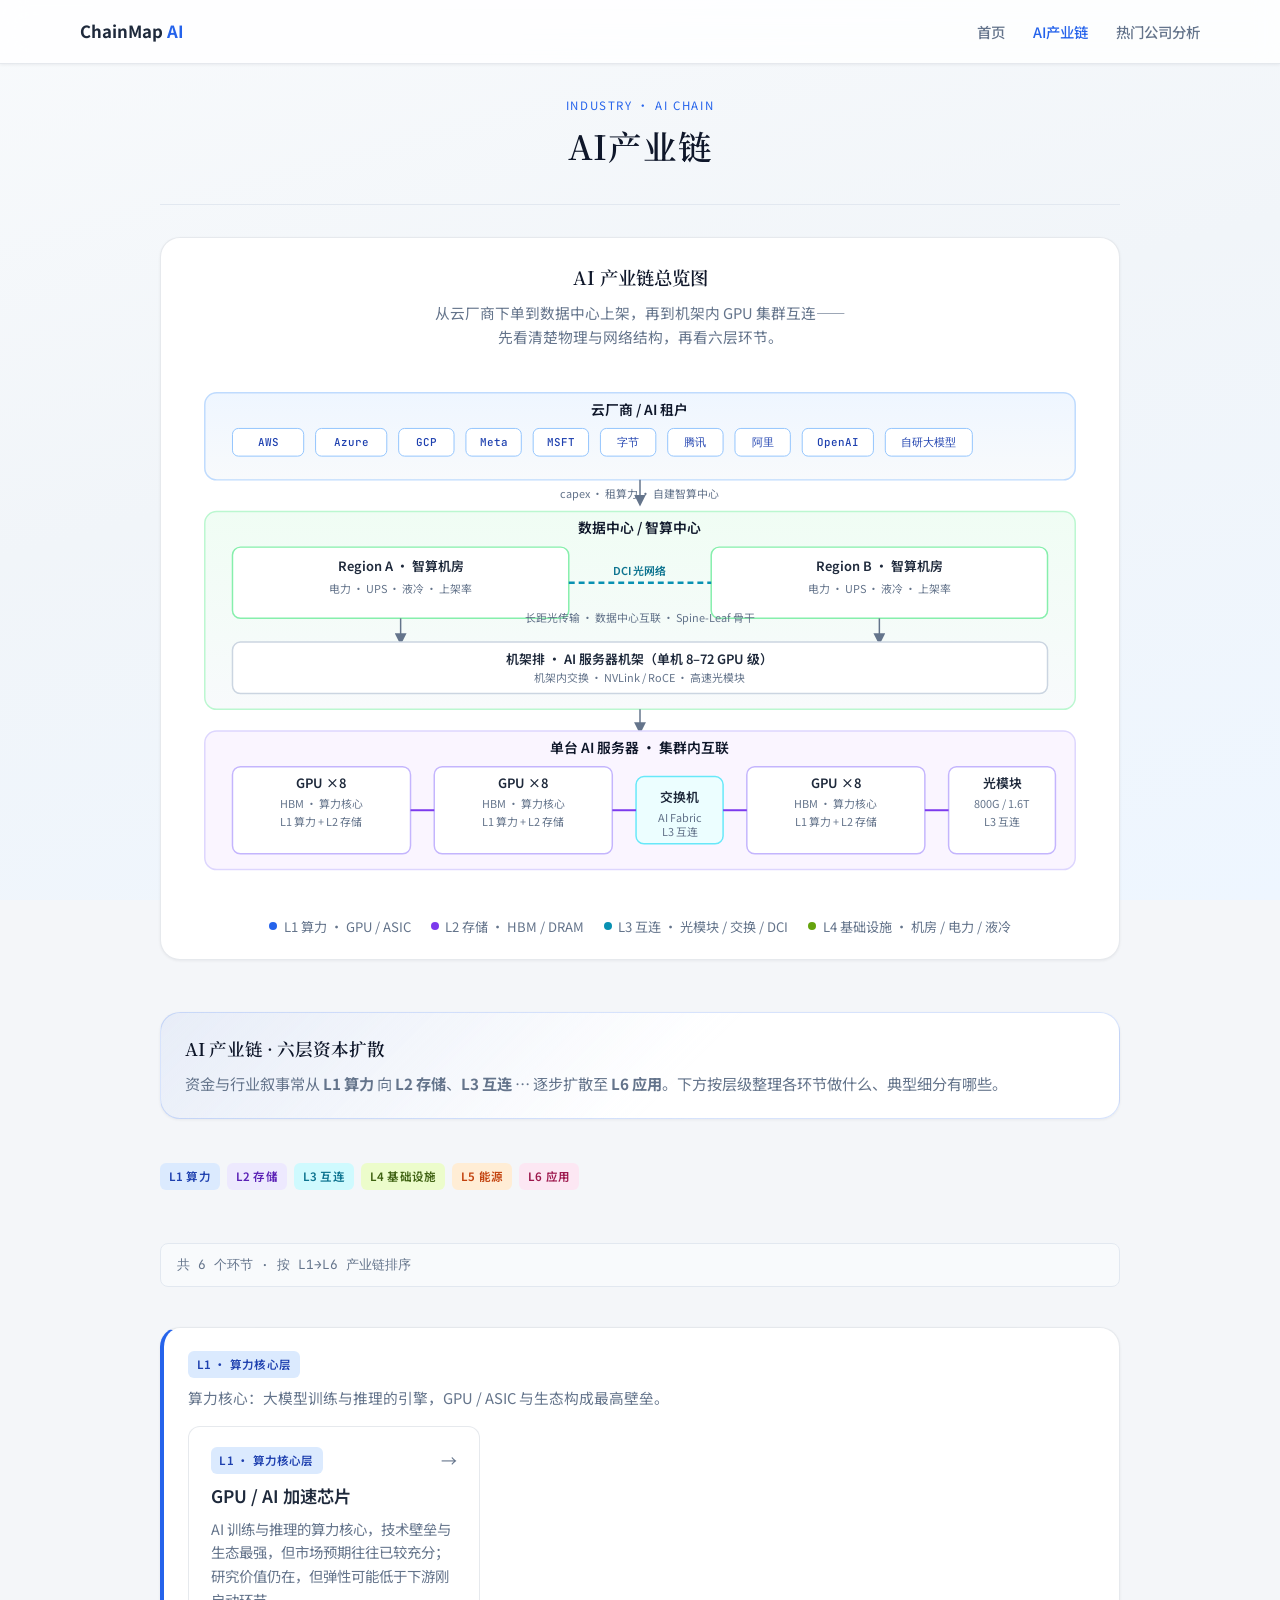
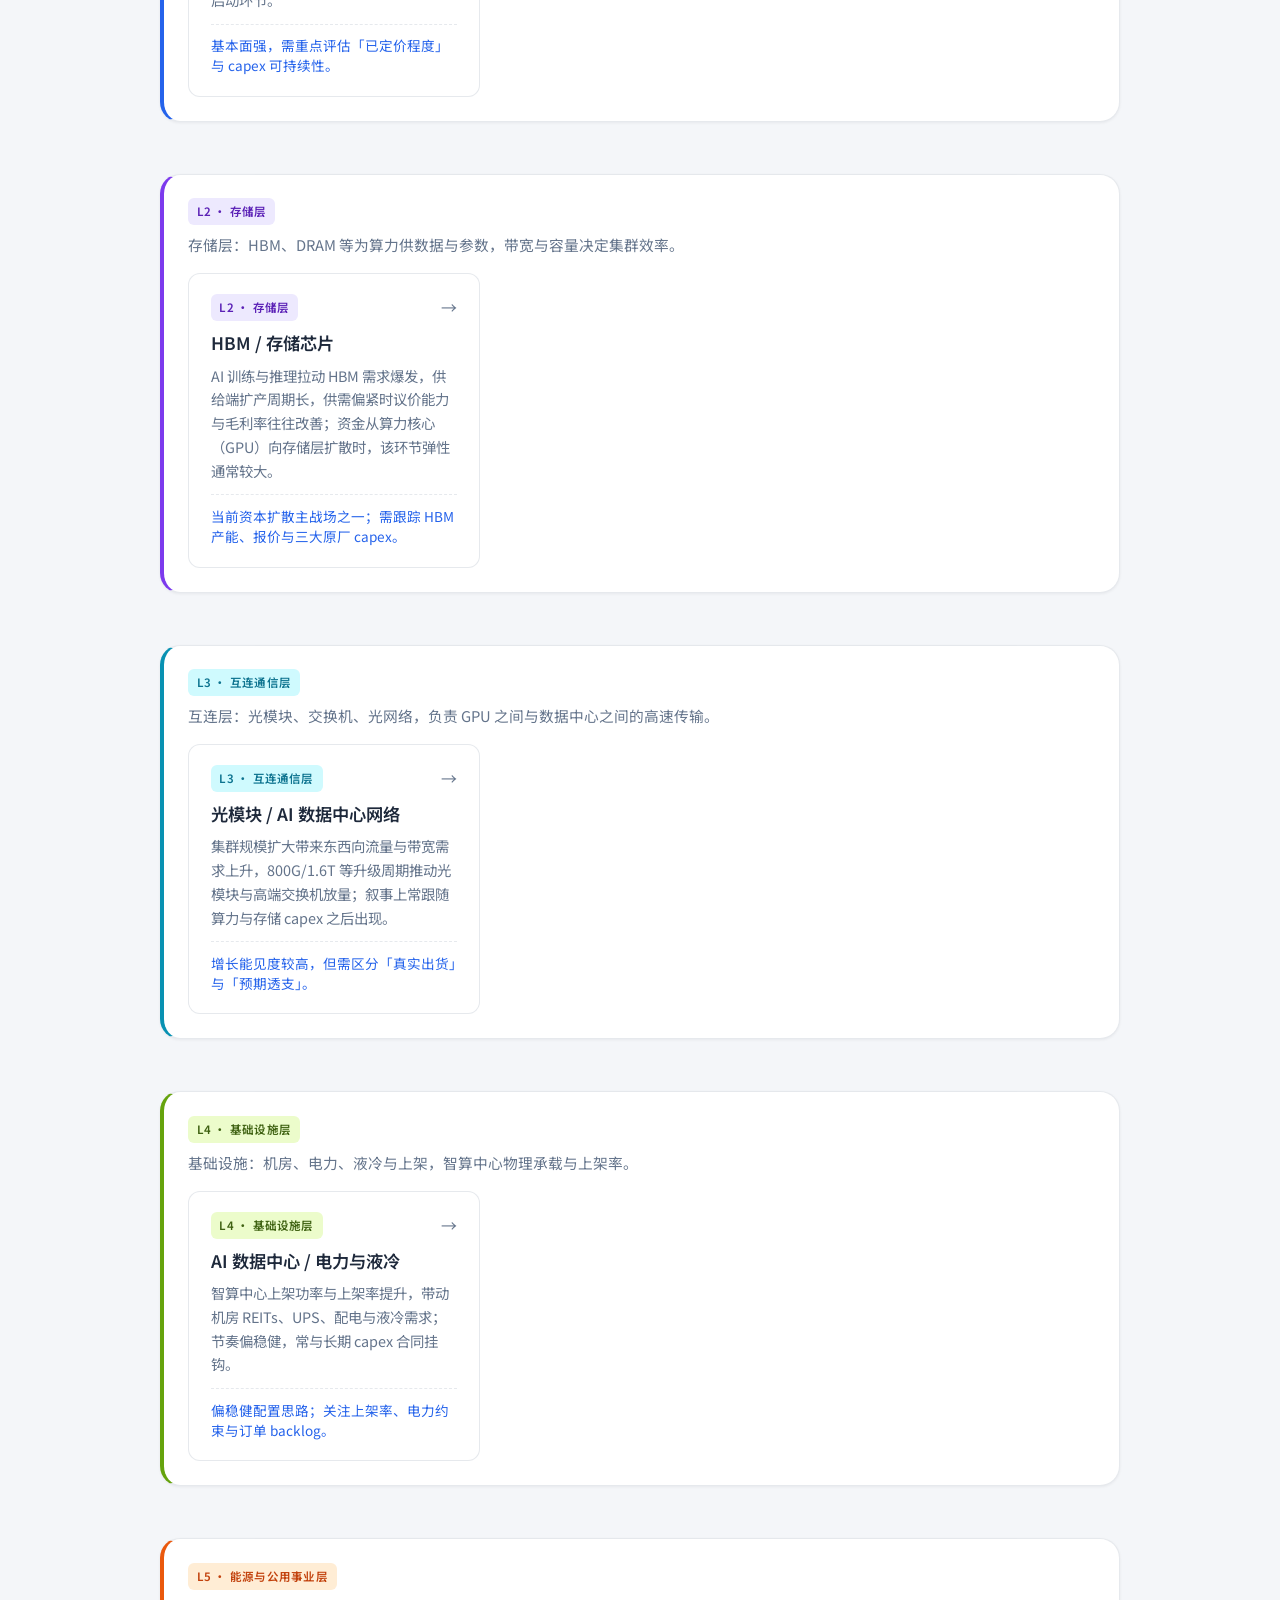
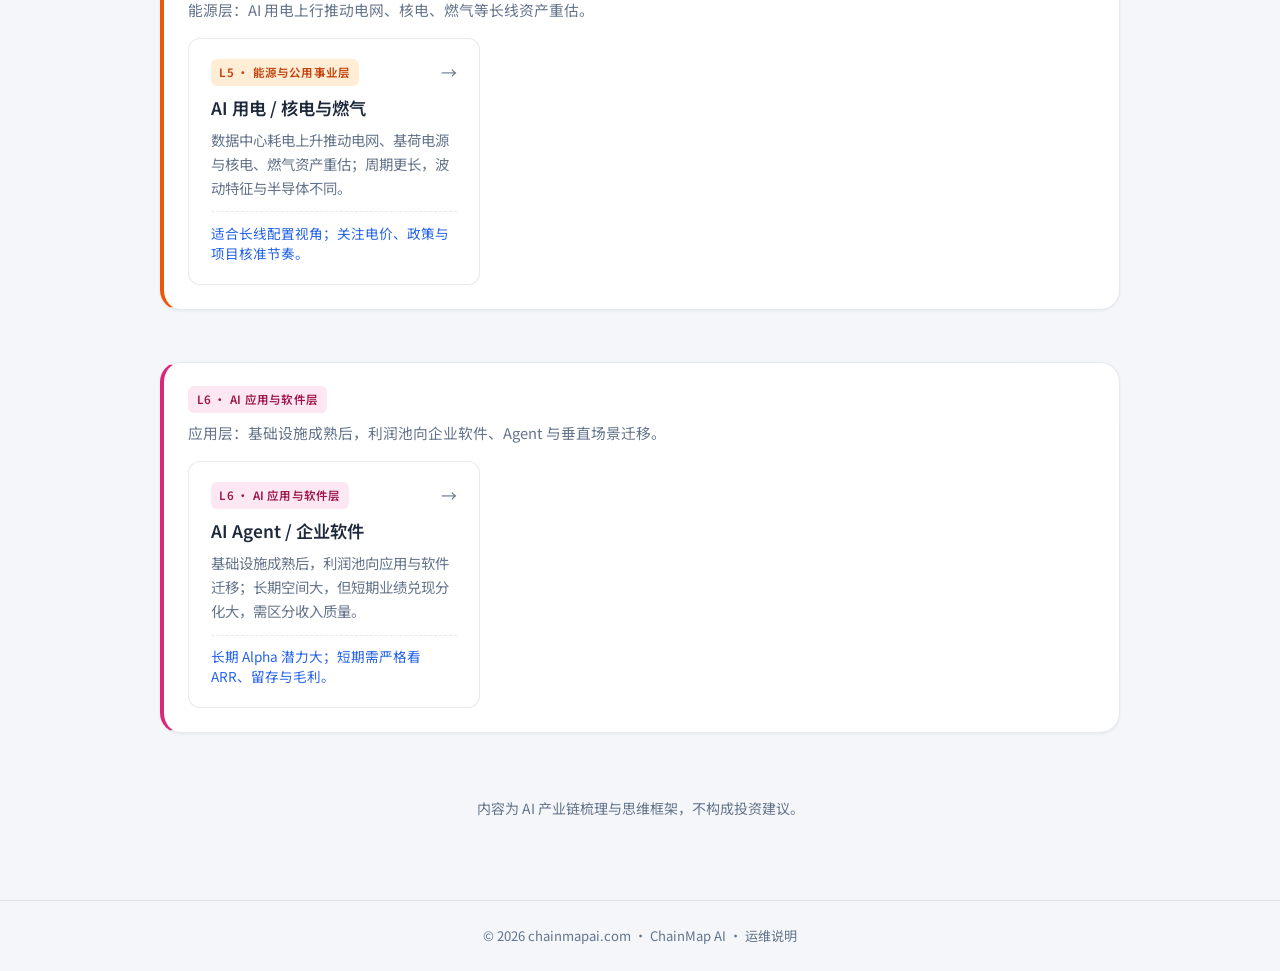
<file: hot-topics.html>
<!DOCTYPE html>
<html lang="zh-CN">
<head>
  <meta charset="UTF-8" />
  <meta name="viewport" content="width=device-width, initial-scale=1.0" />
  <meta name="description" content="AI产业链：算力、存储、互连等环节做什么、HBM/DRAM 等细分各自发挥什么作用。" />
  <title>AI产业链 · ChainMap AI</title>
  <link rel="preconnect" href="https://fonts.googleapis.com" />
  <link rel="preconnect" href="https://fonts.gstatic.com" crossorigin />
  <link href="https://fonts.googleapis.com/css2?family=Noto+Sans+SC:wght@400;500;600;700&family=Noto+Serif+SC:wght@500;600;700&family=JetBrains+Mono:wght@400;500&display=swap" rel="stylesheet" />
  <link rel="stylesheet" href="styles.css" />
</head>
<body>
  <header class="site-header">
    <div class="header-inner">
      <a href="index.html" class="logo">ChainMap <span class="logo-accent">AI</span></a>
      <button type="button" class="nav-toggle" aria-label="打开菜单" aria-expanded="false"></button>
      <nav class="nav" id="site-nav">
        <a href="index.html">首页</a>
        <a href="hot-topics.html" class="is-active">AI产业链</a>
        <a href="companies.html">热门公司分析</a>
      </nav>
    </div>
  </header>

  <main class="main-article page-enter">
    <div class="container article-container article-container--wide invest-page">
      <header class="invest-page-header research-page-header">
        <p class="section-eyebrow">INDUSTRY · AI CHAIN</p>
        <h1 class="research-h1">AI产业链</h1>
      </header>
      <div id="app-root" class="topic-feed" aria-live="polite">
        <p class="feed-loading">正在加载产业列表…</p>
      </div>
      <p class="footer-note footer-note--inline">
        内容为 AI 产业链梳理与思维框架，不构成投资建议。
      </p>
    </div>
  </main>

  <footer class="site-footer">
    <div class="container footer-inner">
      <p>© 2026 chainmapai.com · ChainMap AI · <a href="guide-hosting.html">运维说明</a></p>
    </div>
  </footer>

  <script src="script.js"></script>
  <script src="js/catalog-seed.js"></script>
  <script src="js/invest-app.js"></script>
  <script>InvestApp.initPage("industry-chain");</script>
</body>
</html>
</file>
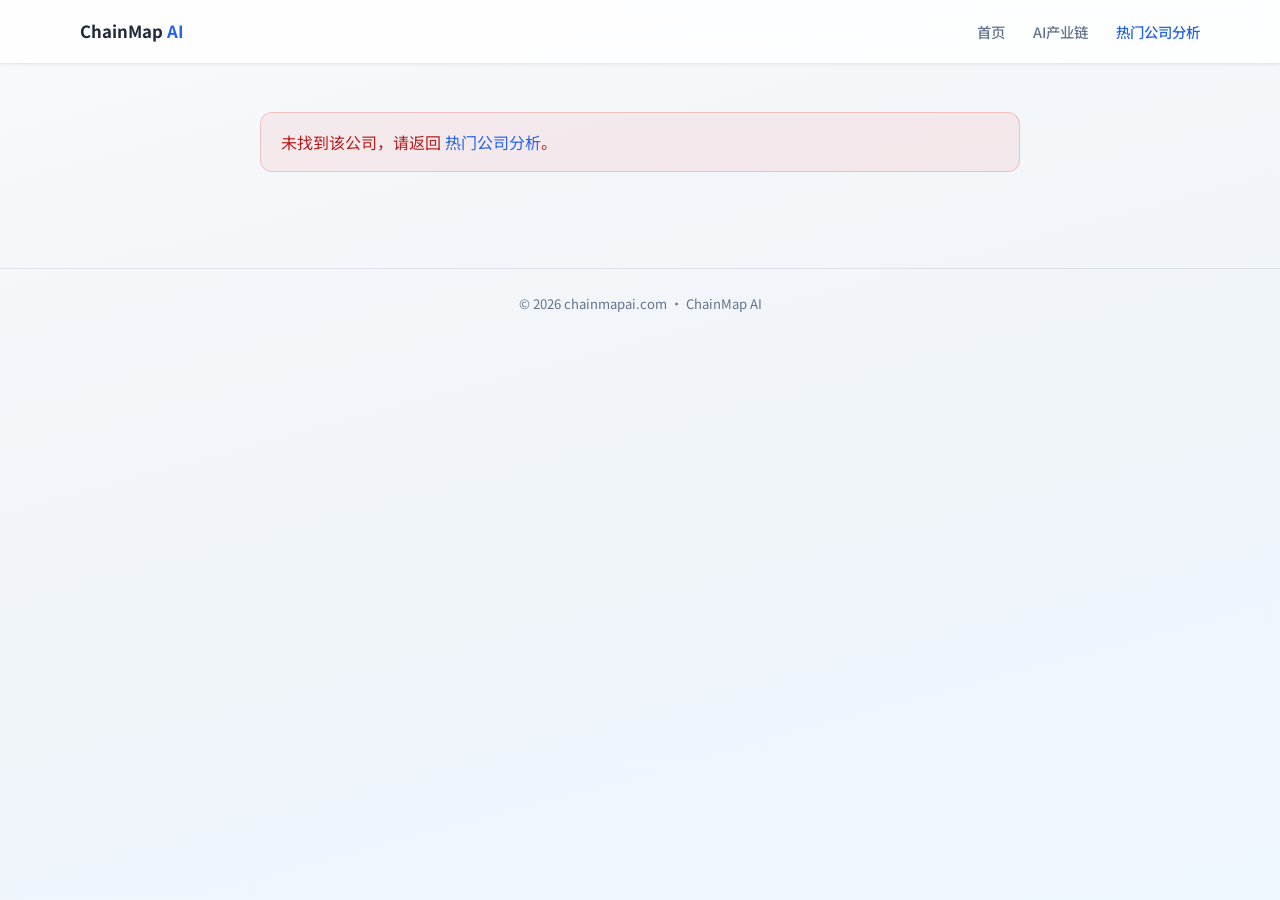
<file: stock.html>
<!DOCTYPE html>
<html lang="zh-CN">
<head>
  <meta charset="UTF-8" />
  <meta name="viewport" content="width=device-width, initial-scale=1.0" />
  <meta name="description" content="公司深度分析：业务、财务数据、研究结论与风险。" />
  <title>公司分析 · ChainMap AI</title>
  <link rel="preconnect" href="https://fonts.googleapis.com" />
  <link rel="preconnect" href="https://fonts.gstatic.com" crossorigin />
  <link href="https://fonts.googleapis.com/css2?family=Noto+Sans+SC:wght@400;500;600;700&family=JetBrains+Mono:wght@400;500&display=swap" rel="stylesheet" />
  <link rel="stylesheet" href="styles.css" />
</head>
<body>
  <header class="site-header">
    <div class="header-inner">
      <a href="index.html" class="logo">ChainMap <span class="logo-accent">AI</span></a>
      <button type="button" class="nav-toggle" aria-label="打开菜单" aria-expanded="false"></button>
      <nav class="nav" id="site-nav">
        <a href="index.html">首页</a>
        <a href="hot-topics.html">AI产业链</a>
        <a href="companies.html" class="is-active">热门公司分析</a>
      </nav>
    </div>
  </header>

  <main class="main-article page-enter">
    <article class="container article-container invest-page">
      <div id="app-root" class="stock-detail">
        <p class="feed-loading">正在加载论证…</p>
      </div>
    </article>
  </main>

  <footer class="site-footer">
    <div class="container footer-inner">
      <p>© 2026 chainmapai.com · ChainMap AI</p>
    </div>
  </footer>

  <script src="script.js"></script>
  <script src="js/catalog-seed.js"></script>
  <script src="js/invest-app.js"></script>
  <script>InvestApp.initPage("stock");</script>
</body>
</html>
</file>
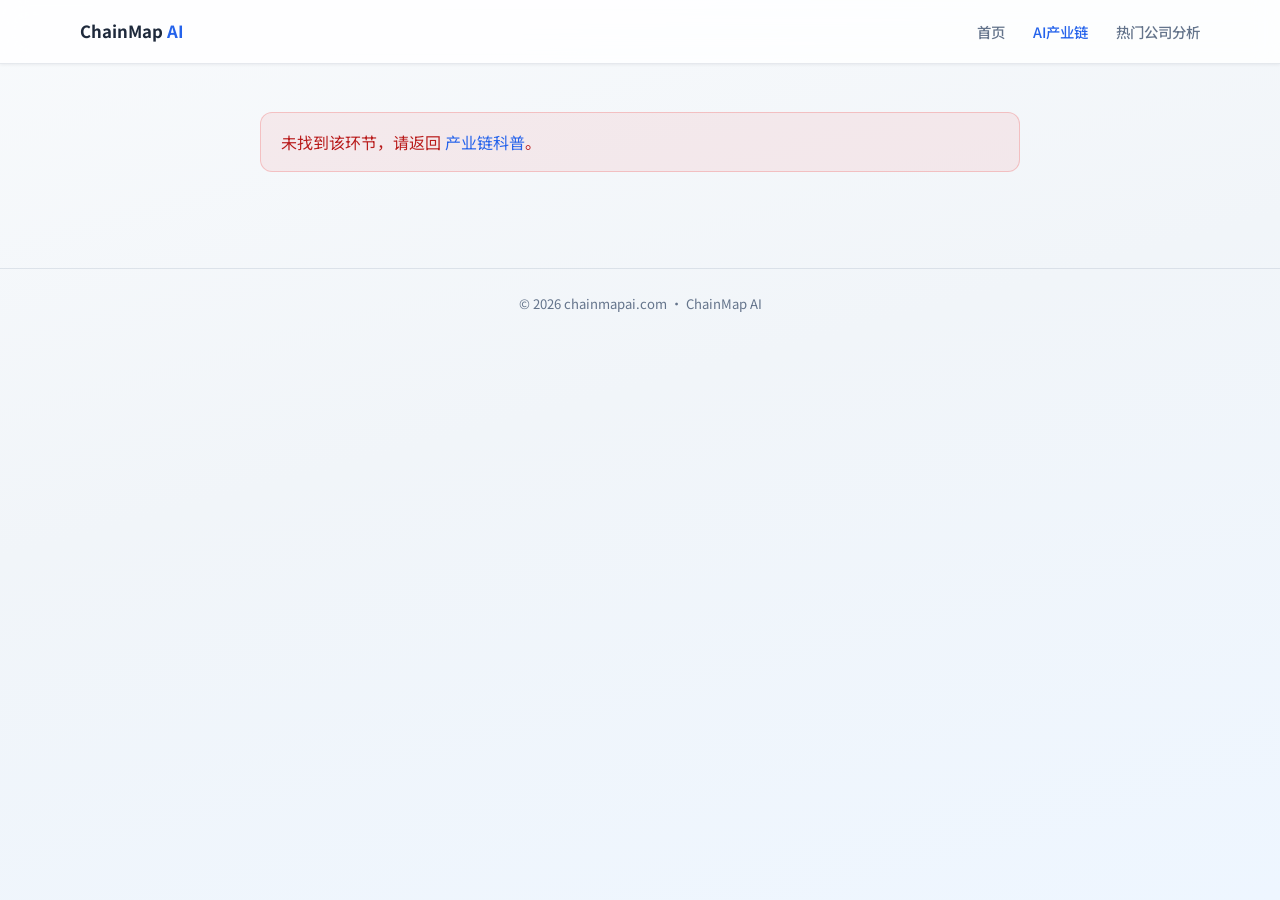
<file: topic.html>
<!DOCTYPE html>
<html lang="zh-CN">
<head>
  <meta charset="UTF-8" />
  <meta name="viewport" content="width=device-width, initial-scale=1.0" />
  <meta name="description" content="AI 产业链环节科普：这一环节做什么、细分品类各自发挥什么作用。" />
  <title>产业环节 · AI产业链 · ChainMap AI</title>
  <link rel="preconnect" href="https://fonts.googleapis.com" />
  <link rel="preconnect" href="https://fonts.gstatic.com" crossorigin />
  <link href="https://fonts.googleapis.com/css2?family=Noto+Sans+SC:wght@400;500;600;700&family=JetBrains+Mono:wght@400;500&display=swap" rel="stylesheet" />
  <link rel="stylesheet" href="styles.css" />
</head>
<body>
  <header class="site-header">
    <div class="header-inner">
      <a href="index.html" class="logo">ChainMap <span class="logo-accent">AI</span></a>
      <button type="button" class="nav-toggle" aria-label="打开菜单" aria-expanded="false"></button>
      <nav class="nav" id="site-nav">
        <a href="index.html">首页</a>
        <a href="hot-topics.html" class="is-active">AI产业链</a>
        <a href="companies.html">热门公司分析</a>
      </nav>
    </div>
  </header>

  <main class="main-article page-enter">
    <div class="container article-container invest-page">
      <div id="app-root" class="topic-detail">
        <p class="feed-loading">正在加载…</p>
      </div>
    </div>
  </main>

  <footer class="site-footer">
    <div class="container footer-inner">
      <p>© 2026 chainmapai.com · ChainMap AI</p>
    </div>
  </footer>

  <script src="script.js"></script>
  <script src="js/catalog-seed.js"></script>
  <script src="js/invest-app.js"></script>
  <script>InvestApp.initPage("topic");</script>
</body>
</html>
</file>
<file: styles.css>
:root {
  --bg-deep: #f4f6f9;
  --bg-page: linear-gradient(165deg, #f8fafc 0%, #f1f5f9 45%, #eef6ff 100%);
  --bg-card: #ffffff;
  --bg-card-hover: #f8fafc;
  --border: rgba(15, 40, 80, 0.1);
  --text: #1e293b;
  --text-muted: #64748b;
  --accent: #2563eb;
  --accent-hover: #1d4ed8;
  --accent-soft: rgba(37, 99, 235, 0.1);
  --accent-glow: rgba(37, 99, 235, 0.22);
  --green-soft: rgba(16, 185, 129, 0.1);
  --green-border: rgba(16, 185, 129, 0.28);
  --green-heading: #047857;
  --header-bg: rgba(255, 255, 255, 0.82);
  --shadow-sm: 0 1px 3px rgba(15, 23, 42, 0.06);
  --shadow-md: 0 8px 30px rgba(15, 23, 42, 0.08);
  --font-serif: "Noto Serif SC", Georgia, "Songti SC", serif;
  --font-sans: "Noto Sans SC", system-ui, sans-serif;
  --ink: #0f172a;
  --line: #e2e8f0;
  --surface: #ffffff;
  --font-mono: "JetBrains Mono", monospace;
  --radius: 12px;
  --radius-lg: 20px;
  --header-h: 64px;
}

*,
*::before,
*::after {
  box-sizing: border-box;
}

html {
  scroll-behavior: smooth;
}

body {
  margin: 0;
  font-family: var(--font-sans);
  font-size: 16px;
  line-height: 1.65;
  color: var(--text);
  background: var(--bg-deep);
  background-image: var(--bg-page);
  background-attachment: fixed;
  min-height: 100vh;
}

a {
  color: var(--accent);
  text-decoration: none;
}

a:hover {
  text-decoration: underline;
}

.container {
  width: min(1120px, 92vw);
  margin-inline: auto;
}

.container.narrow {
  max-width: 720px;
}

.site-header {
  position: sticky;
  top: 0;
  z-index: 100;
  height: var(--header-h);
  background: var(--header-bg);
  backdrop-filter: blur(12px);
  border-bottom: 1px solid var(--border);
  box-shadow: var(--shadow-sm);
}

.header-inner {
  width: min(1120px, 92vw);
  margin-inline: auto;
  height: 100%;
  display: flex;
  align-items: center;
  justify-content: space-between;
}

.logo {
  font-weight: 700;
  font-size: 1.05rem;
  color: var(--text);
  text-decoration: none;
}

.logo:hover {
  color: var(--accent);
  text-decoration: none;
}

.logo-accent {
  color: var(--accent);
}

.hero-motto {
  margin: 0.75rem 0 0;
  font-family: var(--font-serif);
  font-size: clamp(1rem, 2.5vw, 1.15rem);
  font-weight: 500;
  color: var(--ink);
  letter-spacing: 0.2em;
}

.hero-content--home .hero-title {
  margin-bottom: 0;
}

.hero-content--home .hero-lead--tight {
  margin-top: 1.25rem;
  font-size: 1.02rem;
  line-height: 1.75;
  color: var(--text-muted);
}

.site-footer a {
  color: var(--text-muted);
}

.site-footer a:hover {
  color: var(--accent);
}

.nav {
  display: flex;
  gap: 1.75rem;
}

.nav a {
  color: var(--text-muted);
  font-size: 0.9rem;
  font-weight: 500;
  text-decoration: none;
  transition: color 0.2s;
}

.nav a:hover {
  color: var(--accent);
}

.nav a.is-active {
  color: var(--accent);
}

.nav-toggle {
  display: none;
  width: 44px;
  height: 44px;
  margin: 0;
  padding: 0;
  border: 1px solid var(--border);
  border-radius: 10px;
  background: var(--bg-card);
  cursor: pointer;
  position: relative;
}

.nav-toggle::before,
.nav-toggle::after {
  content: "";
  position: absolute;
  left: 12px;
  right: 12px;
  height: 2px;
  background: var(--text);
  border-radius: 1px;
  transition: transform 0.2s, top 0.2s, opacity 0.2s;
}

.nav-toggle::before {
  top: 16px;
}

.nav-toggle::after {
  top: 26px;
}

.nav-toggle[aria-expanded="true"]::before {
  top: 21px;
  transform: rotate(45deg);
}

.nav-toggle[aria-expanded="true"]::after {
  top: 21px;
  transform: rotate(-45deg);
}

@media (max-width: 768px) {
  .nav-toggle {
    display: block;
  }

  .nav {
    position: absolute;
    top: var(--header-h);
    left: 0;
    right: 0;
    flex-direction: column;
    gap: 0;
    padding: 0.5rem 0 1rem;
    background: rgba(255, 255, 255, 0.98);
    border-bottom: 1px solid var(--border);
    box-shadow: var(--shadow-md);
    transform: translateY(-120%);
    opacity: 0;
    visibility: hidden;
    pointer-events: none;
    transition: transform 0.25s ease, opacity 0.2s;
  }

  .nav.is-open {
    transform: translateY(0);
    opacity: 1;
    visibility: visible;
    pointer-events: auto;
  }

  .nav a {
    padding: 0.85rem 1.5rem;
    border-top: 1px solid rgba(15, 23, 42, 0.06);
  }

  .header-inner {
    position: relative;
  }
}

.hero {
  position: relative;
  min-height: calc(100vh - var(--header-h));
  display: flex;
  align-items: center;
  justify-content: center;
  padding: 3rem 1.5rem 4rem;
  overflow: hidden;
}

.hero-bg {
  position: absolute;
  inset: 0;
  background:
    radial-gradient(ellipse 85% 65% at 50% -15%, rgba(147, 197, 253, 0.45), transparent),
    radial-gradient(ellipse 55% 45% at 100% 40%, rgba(196, 181, 253, 0.22), transparent),
    radial-gradient(ellipse 45% 35% at 0% 85%, rgba(167, 243, 208, 0.2), transparent);
  pointer-events: none;
}

.hero-content {
  position: relative;
  text-align: center;
  max-width: 720px;
}

.hero-tag {
  font-family: var(--font-mono);
  font-size: 0.8rem;
  letter-spacing: 0.12em;
  text-transform: uppercase;
  color: var(--accent);
  margin: 0 0 1rem;
}

.hero-title {
  font-size: clamp(2rem, 5vw, 3rem);
  font-weight: 700;
  line-height: 1.35;
  margin: 0 0 1.25rem;
  letter-spacing: 0.02em;
}

.hero-title-accent {
  display: inline-block;
  background: linear-gradient(135deg, #1d4ed8 0%, #2563eb 40%, #7c3aed 100%);
  -webkit-background-clip: text;
  background-clip: text;
  color: transparent;
}

.hero-title-accent .title-part {
  letter-spacing: 0.16em;
}

.hero-title-accent .title-mid-gap {
  display: inline-block;
  width: 0.65em;
  min-width: 0.5rem;
}

.hero-lead {
  color: var(--text-muted);
  font-size: 1.05rem;
  margin: 0 0 2rem;
  max-width: 560px;
  margin-inline: auto;
}

.btn-primary {
  display: inline-block;
  padding: 0.85rem 1.75rem;
  background: linear-gradient(135deg, #2563eb, #1d4ed8);
  color: #fff;
  font-weight: 600;
  border-radius: 999px;
  text-decoration: none;
  box-shadow: 0 4px 20px var(--accent-glow);
  transition: transform 0.2s, box-shadow 0.2s;
}

.btn-primary:hover {
  transform: translateY(-2px);
  box-shadow: 0 8px 28px var(--accent-glow);
  text-decoration: none;
  color: #fff;
}

.section[id] {
  scroll-margin-top: calc(var(--header-h) + 8px);
}

.section {
  padding: 4rem 1.5rem;
}

.section-title {
  font-size: 1.75rem;
  font-weight: 700;
  margin: 0 0 0.75rem;
  text-align: center;
}

.section-subtitle {
  color: var(--text-muted);
  text-align: center;
  max-width: 720px;
  margin: 0 auto 2.5rem;
  font-size: 0.98rem;
}

.chain-section {
  background: linear-gradient(180deg, transparent, rgba(255, 255, 255, 0.65));
}

.chain-grid {
  display: grid;
  grid-template-columns: repeat(auto-fill, minmax(280px, 1fr));
  gap: 1.25rem;
}

.chain-card {
  background: var(--bg-card);
  border: 1px solid var(--border);
  border-radius: var(--radius-lg);
  padding: 1.5rem 1.5rem 1.35rem;
  box-shadow: var(--shadow-sm);
  transition: border-color 0.2s, background 0.2s, box-shadow 0.2s;
}

.chain-card:hover {
  background: var(--bg-card-hover);
  border-color: rgba(37, 99, 235, 0.28);
  box-shadow: var(--shadow-sm);
}

.chain-card-wide {
  grid-column: 1 / -1;
}

@media (min-width: 900px) {
  .chain-card-wide {
    grid-column: span 2;
  }
}

.chain-step {
  font-family: var(--font-mono);
  font-size: 0.75rem;
  color: var(--accent);
  opacity: 0.9;
}

.chain-card h3 {
  margin: 0.5rem 0 0.65rem;
  font-size: 1.15rem;
  font-weight: 600;
}

.chain-card p {
  margin: 0;
  color: var(--text-muted);
  font-size: 0.92rem;
  line-height: 1.6;
}

.chain-tags {
  list-style: none;
  margin: 1rem 0 0;
  padding: 0;
  display: flex;
  flex-wrap: wrap;
  gap: 0.5rem;
}

.chain-tags li {
  font-size: 0.78rem;
  padding: 0.25rem 0.65rem;
  background: var(--accent-soft);
  color: var(--accent);
  border-radius: 6px;
}

.ideas-section {
  padding-bottom: 5rem;
}

.ideas-table-wrap {
  overflow-x: auto;
  border-radius: var(--radius-lg);
  border: 1px solid var(--border);
  margin-bottom: 2rem;
}

.ideas-table {
  width: 100%;
  border-collapse: collapse;
  font-size: 0.88rem;
}

.ideas-table th,
.ideas-table td {
  padding: 1rem 1.1rem;
  text-align: left;
  vertical-align: top;
  border-bottom: 1px solid var(--border);
}

.ideas-table th {
  background: rgba(37, 99, 235, 0.08);
  color: var(--text);
  font-weight: 600;
  white-space: nowrap;
}

.ideas-table tbody tr:last-child td {
  border-bottom: none;
}

.ideas-table tbody tr:hover td {
  background: rgba(37, 99, 235, 0.04);
}

.ideas-table td:first-child {
  font-weight: 600;
  color: var(--accent);
  white-space: nowrap;
}

.callout-cards {
  display: grid;
  grid-template-columns: repeat(auto-fit, minmax(260px, 1fr));
  gap: 1.25rem;
}

.callout {
  background: var(--green-soft);
  border: 1px solid var(--green-border);
  border-radius: var(--radius);
  padding: 1.35rem 1.5rem;
}

.callout h3 {
  margin: 0 0 0.5rem;
  font-size: 1.05rem;
  color: var(--green-heading);
}

.callout p {
  margin: 0;
  color: var(--text-muted);
  font-size: 0.92rem;
}

.disclaimer-section {
  padding-top: 2rem;
  padding-bottom: 4rem;
}

.disclaimer-section p {
  color: var(--text-muted);
  text-align: center;
  margin: 0;
  font-size: 0.95rem;
  line-height: 1.75;
}

.site-footer {
  border-top: 1px solid var(--border);
  padding: 1.5rem 1.5rem;
}

.footer-inner {
  text-align: center;
}

.site-footer p {
  margin: 0;
  font-size: 0.82rem;
  color: var(--text-muted);
}

.page-enter {
  animation: pageEnterIn 0.55s ease forwards;
}

@keyframes pageEnterIn {
  from {
    opacity: 0;
    transform: translateY(10px);
  }
  to {
    opacity: 1;
    transform: translateY(0);
  }
}

.hero-lead--tight {
  margin-bottom: 0;
}

.page-home {
  display: flex;
  flex-direction: column;
  min-height: 100vh;
}

.page-home .page-enter {
  flex: 1;
  display: flex;
  flex-direction: column;
}

.page-home .hero--landing {
  flex: 1;
  min-height: calc(100vh - var(--header-h) - 120px);
  padding-bottom: 2rem;
}

.site-footer--home {
  margin-top: auto;
  padding: 0 1.5rem 2.5rem;
  border-top: none;
  background: transparent;
}

.footer-home {
  max-width: 36rem;
  margin-inline: auto;
  text-align: center;
}

.footer-home-note {
  margin: 0 0 0.65rem;
  font-size: 0.82rem;
  line-height: 1.6;
  color: var(--text-muted);
}

.footer-home-copy {
  margin: 0;
  font-size: 0.78rem;
  color: var(--text-muted);
  opacity: 0.75;
}

.footer-copy {
  margin: 0 0 0.5rem;
  font-size: 0.85rem;
  color: var(--text-muted);
}

.footer-note {
  margin: 0;
  font-size: 0.875rem;
  line-height: 1.65;
  color: var(--text-muted);
  max-width: 40rem;
  margin-inline: auto;
}

.footer-note--inline {
  margin-top: 2rem;
  text-align: center;
}

.site-footer--minimal {
  padding: 1.25rem 1.5rem 1.75rem;
  border-top: 1px solid var(--border);
  background: rgba(255, 255, 255, 0.5);
}

.topic-row--industry .topic-row-stats {
  display: none;
}

.topic-row--industry {
  grid-template-columns: 3rem 1fr;
}

.topic-row-sub {
  margin: 0.35rem 0 0.75rem;
  font-size: 0.88rem;
  color: var(--text-muted);
}

.topic-row-link--solo {
  display: inline-block;
  margin-top: 0.25rem;
}

.article-cards--page {
  margin-top: 0.5rem;
}

.company-section {
  margin-bottom: 2.75rem;
}

.company-section:last-of-type {
  margin-bottom: 1.5rem;
}

.company-section-head {
  display: flex;
  flex-wrap: wrap;
  align-items: baseline;
  gap: 0.5rem 1rem;
  margin-bottom: 1.15rem;
  padding-bottom: 0.85rem;
  border-bottom: 1px solid var(--border);
}

.company-section-title {
  margin: 0;
  font-family: var(--font-serif);
  font-size: 1.2rem;
  font-weight: 600;
  color: var(--ink);
}

.company-section-meta {
  font-family: var(--font-mono);
  font-size: 0.78rem;
  letter-spacing: 0.04em;
  color: var(--text-muted);
}

.company-cards {
  display: grid;
  grid-template-columns: repeat(auto-fill, minmax(300px, 1fr));
  gap: 1.25rem;
}

.article-card--featured {
  border-color: rgba(37, 99, 235, 0.28);
  background: linear-gradient(180deg, rgba(37, 99, 235, 0.05) 0%, var(--bg-card) 42%);
}

.article-card--data {
  border-style: dashed;
  background: #fafbfc;
}

.chain-framework-box {
  margin-bottom: 1.5rem;
  padding: 1.35rem 1.5rem;
  background: linear-gradient(135deg, rgba(37, 99, 235, 0.06) 0%, var(--bg-card) 55%);
  border: 1px solid rgba(37, 99, 235, 0.18);
  border-radius: var(--radius-lg);
  box-shadow: var(--shadow-sm);
}

.chain-overview {
  margin-bottom: 2rem;
  padding: 1.5rem 1.5rem 1.35rem;
  background: var(--bg-card);
  border: 1px solid var(--border);
  border-radius: var(--radius-lg);
  box-shadow: var(--shadow-sm);
}

.chain-overview-title {
  margin: 0 0 0.5rem;
  font-family: var(--font-serif);
  font-size: 1.15rem;
  font-weight: 600;
  color: var(--ink);
  text-align: center;
}

.chain-overview-lead {
  margin: 0 0 1.25rem;
  font-size: 0.92rem;
  color: var(--text-muted);
  line-height: 1.65;
  text-align: center;
  max-width: 52ch;
  margin-inline: auto;
}

.chain-overview-diagram {
  overflow-x: auto;
  margin-bottom: 1rem;
  padding: 0.5rem 0;
  -webkit-overflow-scrolling: touch;
}

.chain-overview-svg {
  display: block;
  width: 100%;
  min-width: 640px;
  height: auto;
}

.chain-overview-svg .co-label {
  font-family: "Noto Sans SC", sans-serif;
  font-size: 13px;
  font-weight: 600;
  fill: #1e293b;
}

.chain-overview-svg .co-label--head {
  font-size: 14px;
  fill: #0f172a;
}

.chain-overview-svg .co-chip {
  font-family: "JetBrains Mono", monospace;
  font-size: 11px;
  font-weight: 500;
  fill: #1e40af;
}

.chain-overview-svg .co-caption {
  font-family: "Noto Sans SC", sans-serif;
  font-size: 11px;
  fill: #64748b;
}

.chain-overview-svg .co-caption--net {
  font-weight: 600;
  fill: #0e7490;
}

.chain-overview-legend {
  display: flex;
  flex-wrap: wrap;
  justify-content: center;
  gap: 0.5rem 1.25rem;
  margin: 0;
  padding: 0;
  list-style: none;
  font-size: 0.82rem;
  color: var(--text-muted);
}

.chain-overview-legend li {
  display: flex;
  align-items: center;
  gap: 0.4rem;
}

.chain-overview-dot {
  width: 8px;
  height: 8px;
  border-radius: 50%;
  flex-shrink: 0;
}

.chain-overview-dot--l1 { background: #2563eb; }
.chain-overview-dot--l2 { background: #7c3aed; }
.chain-overview-dot--l3 { background: #0891b2; }
.chain-overview-dot--l4 { background: #65a30d; }

.chain-framework-title {
  margin: 0 0 0.5rem;
  font-family: var(--font-serif);
  font-size: 1.1rem;
  font-weight: 600;
  color: var(--ink);
}

.chain-framework-box p {
  margin: 0;
  color: var(--text-muted);
  font-size: 0.95rem;
  line-height: 1.65;
}

.industry-layer-block {
  margin-bottom: 2rem;
  padding: 1.35rem 1.5rem 1.5rem;
  background: var(--bg-card);
  border: 1px solid var(--border);
  border-radius: var(--radius-lg);
  box-shadow: var(--shadow-sm);
}

.industry-layer-block--1 { border-left: 4px solid #2563eb; }
.industry-layer-block--2 { border-left: 4px solid #7c3aed; }
.industry-layer-block--3 { border-left: 4px solid #0891b2; }
.industry-layer-block--4 { border-left: 4px solid #65a30d; }
.industry-layer-block--5 { border-left: 4px solid #ea580c; }
.industry-layer-block--6 { border-left: 4px solid #db2777; }

.industry-layer-head {
  margin-bottom: 1rem;
}

.industry-layer-desc {
  margin: 0.5rem 0 0;
  font-size: 0.92rem;
  color: var(--text-muted);
  line-height: 1.6;
  max-width: 72ch;
}

.industry-grid {
  display: grid;
  grid-template-columns: repeat(auto-fill, minmax(280px, 1fr));
  gap: 1rem;
}

.industry-card {
  display: flex;
  flex-direction: column;
  min-width: 0;
  padding: 1.25rem 1.35rem;
  background: #fff;
  border: 1px solid var(--border);
  border-radius: var(--radius);
  text-decoration: none;
  color: inherit;
  transition: border-color 0.2s, box-shadow 0.2s, transform 0.2s;
}

.industry-card:hover {
  border-color: rgba(37, 99, 235, 0.35);
  box-shadow: var(--shadow-md);
  transform: translateY(-2px);
  text-decoration: none;
}

.industry-card-top {
  display: flex;
  justify-content: space-between;
  align-items: center;
  gap: 0.5rem;
  margin-bottom: 0.65rem;
}

.industry-card-title {
  margin: 0 0 0.5rem;
  font-size: 1.08rem;
  font-weight: 600;
  line-height: 1.4;
  color: var(--text);
}

.industry-card-desc {
  margin: 0;
  font-size: 0.9rem;
  color: var(--text-muted);
  line-height: 1.65;
  flex: 1;
}

.industry-card-note {
  margin: 0.75rem 0 0;
  padding-top: 0.65rem;
  border-top: 1px dashed var(--border);
  font-size: 0.85rem;
  color: var(--accent);
  line-height: 1.5;
}

.industry-card-arrow {
  flex-shrink: 0;
  font-size: 1rem;
  color: var(--text-muted);
  transition: color 0.2s, transform 0.2s;
}

.industry-card:hover .industry-card-arrow {
  color: var(--accent);
  transform: translateX(3px);
}

.topic-row--no-rank {
  grid-template-columns: 1fr;
}


@media (prefers-reduced-motion: reduce) {
  .page-enter {
    animation: none;
  }
}

.articles-preview-section {
  padding-top: 3rem;
  background: linear-gradient(180deg, rgba(255, 255, 255, 0.9), transparent);
}

.article-cards {
  display: grid;
  grid-template-columns: repeat(auto-fill, minmax(300px, 1fr));
  gap: 1.25rem;
}

.article-card {
  display: block;
  background: var(--bg-card);
  border: 1px solid var(--border);
  border-radius: var(--radius-lg);
  padding: 1.5rem 1.5rem 1.35rem;
  text-decoration: none;
  color: inherit;
  box-shadow: var(--shadow-sm);
  transition: border-color 0.2s, background 0.2s, transform 0.2s, box-shadow 0.2s;
}

.article-card:hover {
  border-color: rgba(37, 99, 235, 0.35);
  background: var(--bg-card-hover);
  box-shadow: var(--shadow-md);
  transform: translateY(-2px);
  text-decoration: none;
}

.article-card-badge {
  display: inline-block;
  font-family: var(--font-mono);
  font-size: 0.72rem;
  letter-spacing: 0.08em;
  color: var(--accent);
  margin-bottom: 0.65rem;
}

.article-card-badge--muted {
  color: var(--text-muted);
}

.article-card-title {
  margin: 0 0 0.5rem;
  font-size: 1.2rem;
  font-weight: 600;
  color: var(--text);
}

.article-card-desc {
  margin: 0 0 1rem;
  font-size: 0.92rem;
  color: var(--text-muted);
  line-height: 1.55;
}

.article-card-cta {
  font-size: 0.88rem;
  font-weight: 600;
  color: var(--accent);
}

.article-card-placeholder {
  border-style: dashed;
  opacity: 0.85;
}

.article-card-placeholder .article-card-desc code {
  font-family: var(--font-mono);
  font-size: 0.82rem;
  padding: 0.1em 0.35em;
  background: rgba(37, 99, 235, 0.08);
  border-radius: 4px;
  color: var(--accent-hover);
}

.main-article {
  padding-top: 2rem;
  padding-bottom: 2rem;
}

.article-container {
  max-width: 760px;
}

.article-container--wide {
  max-width: 960px;
}

.article-header {
  margin-bottom: 2rem;
  padding-bottom: 1.5rem;
  border-bottom: 1px solid var(--border);
}

.article-kicker {
  font-family: var(--font-mono);
  font-size: 0.8rem;
  letter-spacing: 0.06em;
  color: var(--accent);
  margin: 0 0 0.75rem;
}

.article-h1 {
  font-size: clamp(1.45rem, 4vw, 2rem);
  font-weight: 700;
  line-height: 1.35;
  margin: 0 0 0.75rem;
  letter-spacing: 0.02em;
}

.article-meta {
  margin: 0;
  font-size: 0.88rem;
  color: var(--text-muted);
}

.article-toc {
  background: var(--bg-card);
  border: 1px solid var(--border);
  border-radius: var(--radius);
  padding: 1.25rem 1.5rem;
  margin-bottom: 2rem;
}

.article-toc-title {
  display: block;
  font-size: 0.85rem;
  margin-bottom: 0.65rem;
  color: var(--text);
}

.article-toc ol {
  margin: 0;
  padding-left: 1.25rem;
  color: var(--text-muted);
  font-size: 0.92rem;
}

.article-toc li {
  margin-bottom: 0.4rem;
}

.article-toc a {
  color: var(--accent);
}

.article-body h2[id] {
  scroll-margin-top: calc(var(--header-h) + 12px);
}

.article-body h2 {
  font-size: 1.25rem;
  font-weight: 700;
  margin: 2rem 0 0.75rem;
  letter-spacing: 0.02em;
}

.article-body h2:first-child {
  margin-top: 0;
}

.article-h3 {
  font-size: 1.05rem;
  font-weight: 600;
  margin: 1.35rem 0 0.5rem;
  color: #334155;
}

.article-body p {
  margin: 0 0 1rem;
  color: var(--text-muted);
  font-size: 0.98rem;
}

.article-body ul,
.article-body ol {
  margin: 0 0 1rem;
  padding-left: 1.35rem;
  color: var(--text-muted);
  font-size: 0.95rem;
}

.article-body li {
  margin-bottom: 0.45rem;
}

.article-body strong {
  color: #0f172a;
  font-weight: 600;
}

.article-body code {
  font-family: var(--font-mono);
  font-size: 0.88em;
  padding: 0.12em 0.4em;
  background: rgba(37, 99, 235, 0.09);
  border-radius: 4px;
  color: #1d4ed8;
}

.article-table-wrap {
  overflow-x: auto;
  border-radius: var(--radius);
  border: 1px solid var(--border);
  margin: 1rem 0 1.25rem;
}

.article-table {
  width: 100%;
  border-collapse: collapse;
  font-size: 0.86rem;
}

.article-table th,
.article-table td {
  padding: 0.75rem 0.9rem;
  text-align: left;
  border-bottom: 1px solid var(--border);
  vertical-align: top;
}

.article-table th {
  background: rgba(37, 99, 235, 0.08);
  color: var(--text);
  font-weight: 600;
}

.article-table tbody tr:last-child td {
  border-bottom: none;
}

.article-note {
  background: rgba(37, 99, 235, 0.06);
  border-left: 3px solid var(--accent);
  padding: 1rem 1.1rem;
  border-radius: 0 var(--radius) var(--radius) 0;
  font-size: 0.92rem !important;
}

.article-ol-steps {
  counter-reset: step;
  list-style: none;
  padding-left: 0 !important;
}

.article-ol-steps > li {
  position: relative;
  padding-left: 0;
  margin-bottom: 1rem !important;
}

.article-ol-steps > li::before {
  counter-increment: step;
  content: counter(step) ".";
  font-weight: 700;
  color: var(--accent);
  margin-right: 0.35em;
}

.article-ol-steps--nested ul {
  margin: 0.5rem 0 0.75rem;
  padding-left: 1.25rem;
  list-style: disc;
}

.article-footer {
  display: flex;
  flex-wrap: wrap;
  gap: 1rem;
  margin-top: 2.5rem;
  padding-top: 1.5rem;
  border-top: 1px solid var(--border);
}

.btn-secondary {
  display: inline-block;
  padding: 0.65rem 1.25rem;
  border: 1px solid var(--border);
  border-radius: 999px;
  color: var(--text);
  font-size: 0.9rem;
  font-weight: 500;
  text-decoration: none;
  transition: border-color 0.2s, background 0.2s;
}

.btn-secondary:hover {
  border-color: rgba(37, 99, 235, 0.4);
  background: var(--accent-soft);
  color: var(--accent);
  text-decoration: none;
}

/* —— AI 投资核心功能页 —— */
.invest-page {
  padding-bottom: 3rem;
}

.invest-page-header {
  margin-bottom: 2rem;
}

.invest-page-header .article-h1 {
  margin-bottom: 0.75rem;
}

.feed-meta {
  font-size: 0.88rem;
  color: var(--text-muted);
  margin-bottom: 1.25rem;
}

.feed-loading {
  color: var(--text-muted);
}

.error-msg {
  padding: 1rem 1.25rem;
  background: rgba(239, 68, 68, 0.08);
  border: 1px solid rgba(239, 68, 68, 0.25);
  border-radius: var(--radius);
  color: #b91c1c;
}

.topic-feed {
  display: flex;
  flex-direction: column;
  gap: 1.25rem;
}

.topic-card {
  background: var(--bg-card);
  border: 1px solid var(--border);
  border-radius: var(--radius-lg);
  padding: 1.35rem 1.5rem;
  box-shadow: var(--shadow-sm);
  transition: border-color 0.2s, box-shadow 0.2s;
}

.topic-card--hot {
  border-color: rgba(37, 99, 235, 0.35);
  box-shadow: var(--shadow-md);
}

.topic-card--archived {
  opacity: 0.72;
}

.topic-card-head {
  display: flex;
  justify-content: space-between;
  align-items: center;
  flex-wrap: wrap;
  gap: 0.5rem;
  margin-bottom: 0.5rem;
}

.topic-layer {
  font-size: 0.8rem;
  font-weight: 600;
  color: var(--accent);
  text-transform: uppercase;
  letter-spacing: 0.04em;
}

.topic-heat {
  font-family: var(--font-mono);
  font-size: 0.82rem;
  color: var(--text-muted);
}

.topic-card-title {
  margin: 0 0 0.5rem;
  font-size: 1.25rem;
}

.topic-card-title a {
  color: var(--text);
  text-decoration: none;
}

.topic-card-title a:hover {
  color: var(--accent);
}

.topic-status {
  font-size: 0.9rem;
  margin-bottom: 0.75rem;
}

.status-pill {
  display: inline-block;
  padding: 0.15rem 0.55rem;
  border-radius: 999px;
  background: var(--accent-soft);
  color: var(--accent);
  font-weight: 600;
  font-size: 0.82rem;
}

.topic-times {
  font-size: 0.82rem;
  color: var(--text-muted);
  margin: 0.75rem 0 1rem;
}

.stars .star {
  color: #cbd5e1;
  font-size: 0.95rem;
}

.stars .star.is-on {
  color: #f59e0b;
}

.topic-detail-header h1,
.stock-detail-header h1 {
  font-size: clamp(1.5rem, 4vw, 2rem);
  margin: 0.25rem 0 0.75rem;
  line-height: 1.3;
}

.stock-symbol {
  font-family: var(--font-mono);
  font-size: 0.65em;
  font-weight: 500;
  color: var(--text-muted);
}

.stock-oneliner {
  font-size: 1.05rem;
  line-height: 1.6;
}

.stock-pick-grid {
  display: grid;
  grid-template-columns: repeat(auto-fill, minmax(260px, 1fr));
  gap: 1rem;
  margin: 1.5rem 0;
}

.stock-pick-card {
  display: block;
  background: var(--bg-card);
  border: 1px solid var(--border);
  border-radius: var(--radius);
  padding: 1.25rem;
  text-decoration: none;
  color: inherit;
  transition: border-color 0.2s, transform 0.2s, box-shadow 0.2s;
  position: relative;
}

.stock-pick-card:hover {
  border-color: rgba(37, 99, 235, 0.4);
  box-shadow: var(--shadow-md);
  transform: translateY(-2px);
  text-decoration: none;
}

.stock-pick-card h3 {
  margin: 0.5rem 0 0.35rem;
  font-size: 1.05rem;
  color: var(--text);
}

.stock-pick-card p {
  font-size: 0.9rem;
  color: var(--text-muted);
  margin: 0 0 0.75rem;
}

.stock-rank {
  position: absolute;
  top: 0.75rem;
  right: 0.75rem;
  font-family: var(--font-mono);
  font-weight: 700;
  font-size: 0.85rem;
  color: var(--accent);
}

.market-badge {
  display: inline-block;
  font-size: 0.72rem;
  font-weight: 600;
  padding: 0.2rem 0.5rem;
  border-radius: 4px;
  background: var(--accent-soft);
  color: var(--accent);
}

.market-badge--A {
  background: rgba(239, 68, 68, 0.1);
  color: #dc2626;
}

.market-badge--HK {
  background: rgba(168, 85, 247, 0.1);
  color: #7c3aed;
}

.market-badge--KR {
  background: rgba(16, 185, 129, 0.1);
  color: var(--green-heading);
}

.moat-tags,
.risk-list,
.evidence-list {
  padding-left: 1.25rem;
}

.moat-tags li,
.risk-list li {
  margin-bottom: 0.35rem;
}

.thesis-list {
  padding-left: 1.35rem;
}

.thesis-list li {
  margin-bottom: 0.65rem;
}

.evidence-type {
  font-size: 0.75rem;
  font-weight: 600;
  text-transform: uppercase;
  color: var(--text-muted);
}

.muted {
  color: var(--text-muted);
  font-size: 0.88rem;
}

.invest-disclaimer-inline {
  font-size: 0.88rem;
  color: var(--text-muted);
  margin-top: 2rem;
  padding-top: 1rem;
  border-top: 1px solid var(--border);
}

.hero-actions {
  display: flex;
  flex-wrap: wrap;
  gap: 0.75rem;
  margin-top: 1.25rem;
}

.btn-outline {
  display: inline-block;
  padding: 0.7rem 1.35rem;
  border: 1px solid var(--border);
  border-radius: 999px;
  color: var(--text);
  font-weight: 500;
  text-decoration: none;
  background: var(--bg-card);
  transition: border-color 0.2s, background 0.2s;
}

.btn-outline:hover {
  border-color: rgba(37, 99, 235, 0.45);
  background: var(--accent-soft);
  color: var(--accent);
  text-decoration: none;
}

.invest-preview-section {
  padding-top: 0;
}

/* —— 投研专业排版 —— */
.section-eyebrow--left {
  text-align: left;
}

.section-eyebrow {
  font-size: 0.72rem;
  letter-spacing: 0.14em;
  text-transform: uppercase;
  color: var(--accent);
  margin: 0 0 0.5rem;
  text-align: center;
}

.section-head--center .section-title {
  font-family: var(--font-serif);
  font-weight: 600;
  letter-spacing: 0.02em;
}

.section-actions {
  text-align: center;
  margin-top: 2rem;
}

.radar-section {
  background: var(--surface);
  border-top: 1px solid var(--line);
  border-bottom: 1px solid var(--line);
  padding-top: 3.5rem;
  padding-bottom: 3.5rem;
}

.feed-meta--bar {
  padding: 0.65rem 1rem;
  background: #f8fafc;
  border: 1px solid var(--line);
  border-radius: 8px;
  margin-bottom: 1.25rem;
  font-family: var(--font-mono);
  font-size: 0.8rem;
}

.layer-legend {
  display: flex;
  flex-wrap: wrap;
  gap: 0.45rem;
  margin-bottom: 1.25rem;
}

.layer-chip {
  display: inline-block;
  font-size: 0.72rem;
  font-weight: 600;
  padding: 0.25rem 0.55rem;
  border-radius: 6px;
  letter-spacing: 0.02em;
}

.layer-chip--1 { background: #dbeafe; color: #1e40af; }
.layer-chip--2 { background: #ede9fe; color: #5b21b6; }
.layer-chip--3 { background: #cffafe; color: #0e7490; }
.layer-chip--4 { background: #ecfccb; color: #3f6212; }
.layer-chip--5 { background: #ffedd5; color: #c2410c; }
.layer-chip--6 { background: #fce7f3; color: #9d174d; }

.topic-radar-list {
  display: flex;
  flex-direction: column;
  gap: 0;
  border: 1px solid var(--line);
  border-radius: var(--radius-lg);
  overflow: hidden;
  background: var(--surface);
  box-shadow: var(--shadow-sm);
}

.topic-row {
  display: grid;
  grid-template-columns: 3.5rem 1fr auto;
  gap: 1rem 1.25rem;
  align-items: start;
  padding: 1.25rem 1.35rem;
  border-bottom: 1px solid var(--line);
  transition: background 0.15s;
}

.topic-row:last-child {
  border-bottom: none;
}

.topic-row:hover {
  background: #fafbfc;
}

.topic-row--hot {
  background: linear-gradient(90deg, rgba(37, 99, 235, 0.06) 0%, transparent 55%);
}

.topic-row--archived {
  opacity: 0.65;
}

.topic-row-rank {
  font-family: var(--font-mono);
  font-size: 1.35rem;
  font-weight: 700;
  color: #cbd5e1;
  line-height: 1;
  padding-top: 0.15rem;
}

.topic-row--hot .topic-row-rank {
  color: var(--accent);
}

.topic-row-meta {
  display: flex;
  flex-wrap: wrap;
  align-items: center;
  gap: 0.45rem;
  margin-bottom: 0.4rem;
}

.topic-flag-hot {
  font-size: 0.68rem;
  font-weight: 700;
  letter-spacing: 0.06em;
  text-transform: uppercase;
  color: #dc2626;
  background: #fef2f2;
  padding: 0.15rem 0.45rem;
  border-radius: 4px;
}

.topic-row-title {
  margin: 0 0 0.45rem;
  font-family: var(--font-serif);
  font-size: 1.15rem;
  font-weight: 600;
  line-height: 1.35;
}

.topic-row-title a {
  color: var(--ink);
  text-decoration: none;
}

.topic-row-title a:hover {
  color: var(--accent);
}

.topic-row-desc {
  margin: 0 0 0.5rem;
  font-size: 0.92rem;
  color: var(--text-muted);
  line-height: 1.6;
  max-width: 52rem;
}

.topic-stock-chips {
  display: flex;
  flex-wrap: wrap;
  gap: 0.35rem;
  margin-bottom: 0.45rem;
}

.stock-chip {
  font-family: var(--font-mono);
  font-size: 0.72rem;
  font-weight: 500;
  padding: 0.15rem 0.45rem;
  border: 1px solid var(--line);
  border-radius: 4px;
  background: #f8fafc;
  color: var(--text);
  text-decoration: none;
}

.stock-chip:hover {
  border-color: var(--accent);
  color: var(--accent);
  text-decoration: none;
}

.topic-row-stats {
  display: flex;
  flex-direction: column;
  align-items: flex-end;
  gap: 0.45rem;
  min-width: 7rem;
}

.heat-score {
  text-align: right;
}

.heat-score-num {
  display: block;
  font-family: var(--font-mono);
  font-size: 1.5rem;
  font-weight: 700;
  color: var(--ink);
  line-height: 1;
}

.heat-score-label {
  font-size: 0.68rem;
  color: var(--text-muted);
  letter-spacing: 0.08em;
}

.heat-meter {
  width: 5.5rem;
  height: 4px;
  background: #e2e8f0;
  border-radius: 999px;
  overflow: hidden;
}

.heat-meter-fill {
  display: block;
  height: 100%;
  background: linear-gradient(90deg, #2563eb, #7c3aed);
  border-radius: 999px;
}

.topic-row-link {
  font-size: 0.82rem;
  font-weight: 600;
  color: var(--accent);
  text-decoration: none;
  white-space: nowrap;
}

.topic-row-link:hover {
  text-decoration: underline;
}

.research-page-header {
  text-align: center;
  margin-bottom: 2rem;
  padding-bottom: 1.5rem;
  border-bottom: 1px solid var(--line);
}

.research-h1 {
  font-family: var(--font-serif);
  font-size: clamp(1.5rem, 4vw, 2.1rem);
  font-weight: 600;
  line-height: 1.35;
  color: var(--ink);
  margin: 0 0 0.75rem;
  letter-spacing: 0.02em;
}

.research-lead {
  font-size: 1.02rem;
  color: var(--text-muted);
  line-height: 1.75;
  margin: 0;
}

.research-lead--center {
  max-width: 640px;
  margin-inline: auto;
}

.research-hero {
  margin-bottom: 2.5rem;
  padding-bottom: 1.75rem;
  border-bottom: 1px solid var(--line);
}

.research-hero-meta {
  display: flex;
  flex-wrap: wrap;
  align-items: center;
  gap: 0.65rem;
  margin: 0.75rem 0 1rem;
}

.research-stat {
  font-size: 0.88rem;
  color: var(--text-muted);
}

.research-stat strong {
  color: var(--ink);
  font-family: var(--font-mono);
}

.highlight-box {
  margin: 1.25rem 0;
  padding: 1rem 1.15rem;
  background: #f0f9ff;
  border-left: 3px solid var(--accent);
  border-radius: 0 8px 8px 0;
}

.highlight-box strong {
  display: block;
  font-size: 0.75rem;
  letter-spacing: 0.08em;
  text-transform: uppercase;
  color: var(--accent);
  margin-bottom: 0.35rem;
}

.highlight-box p {
  margin: 0;
  font-size: 0.95rem;
  color: var(--text);
  line-height: 1.65;
}

.research-h2 {
  font-family: var(--font-serif);
  font-size: 1.2rem;
  font-weight: 600;
  margin: 2rem 0 0.65rem;
  color: var(--ink);
}

.research-section-desc {
  color: var(--text-muted);
  font-size: 0.92rem;
  margin: 0 0 1rem;
}

.research-note {
  margin-top: 1.5rem;
  font-size: 0.92rem;
}

.breadcrumb {
  font-size: 0.85rem;
  color: var(--text-muted);
  margin-bottom: 1.25rem;
}

.breadcrumb a {
  color: var(--accent);
}

.breadcrumb span {
  margin: 0 0.35rem;
}

.research-layout {
  display: grid;
  grid-template-columns: 240px minmax(0, 1fr);
  gap: 2.5rem;
  align-items: start;
  max-width: 960px;
  margin-inline: auto;
}

.research-sidebar {
  position: sticky;
  top: calc(var(--header-h) + 1rem);
}

.research-sidebar .article-toc {
  margin-bottom: 0;
}

.research-main .article-h1 {
  font-family: var(--font-serif);
  font-size: clamp(1.45rem, 3.5vw, 1.85rem);
  font-weight: 600;
  line-height: 1.4;
  color: var(--ink);
}

.research-main .article-body h2 {
  font-family: var(--font-serif);
  font-size: 1.15rem;
  font-weight: 600;
  color: var(--ink);
  padding-top: 0.25rem;
}

.research-main .article-toc a {
  color: var(--text-muted);
  text-decoration: none;
  font-size: 0.88rem;
  line-height: 1.5;
}

.research-main .article-toc a:hover {
  color: var(--accent);
}

.chain-card {
  text-decoration: none;
  color: inherit;
}

@media (max-width: 768px) {
  .topic-row {
    grid-template-columns: 2.5rem 1fr;
  }

  .topic-row-stats {
    grid-column: 2;
    flex-direction: row;
    flex-wrap: wrap;
    align-items: center;
    justify-content: flex-start;
    min-width: 0;
  }

  .research-layout {
    grid-template-columns: 1fr;
  }

  .research-sidebar {
    position: static;
  }
}

@media (prefers-reduced-motion: reduce) {
  html {
    scroll-behavior: auto;
  }

  *,
  *::before,
  *::after {
    animation-duration: 0.01ms !important;
    animation-iteration-count: 1 !important;
    transition-duration: 0.01ms !important;
  }
}
</file>
